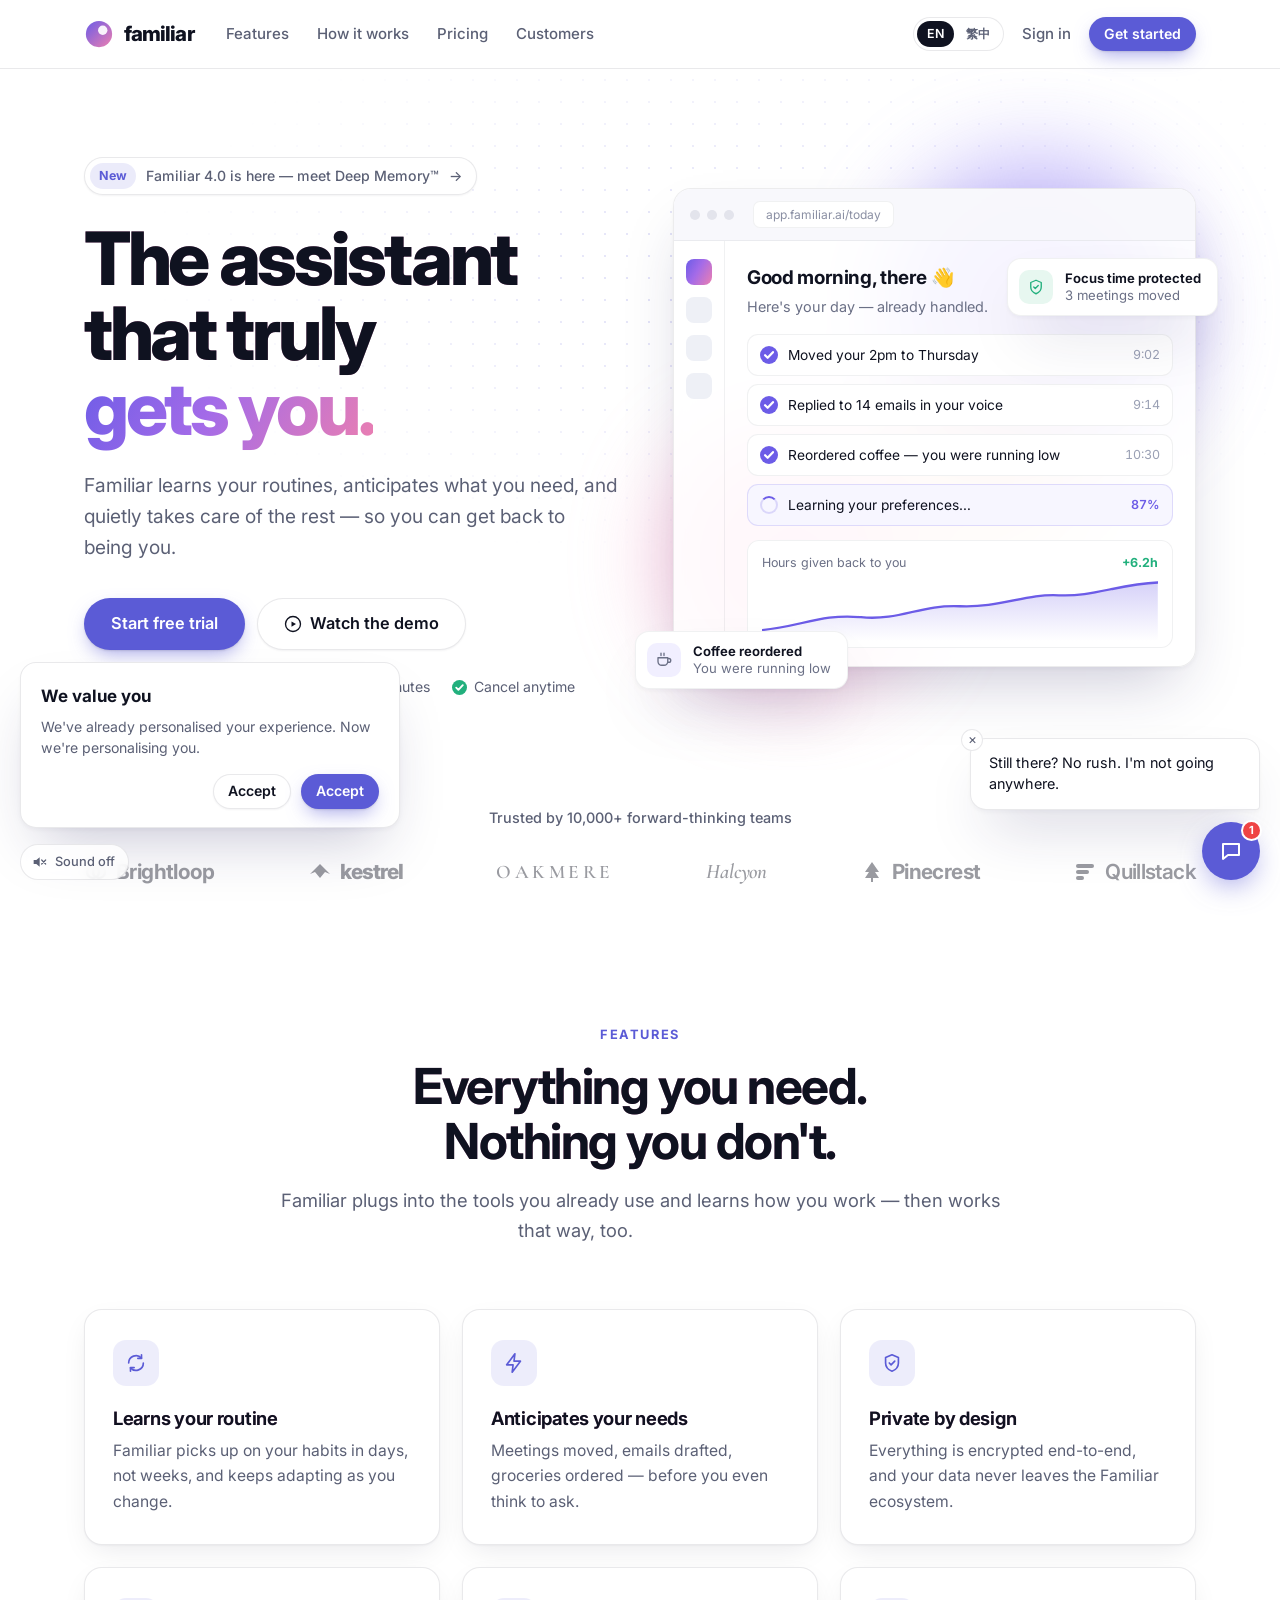
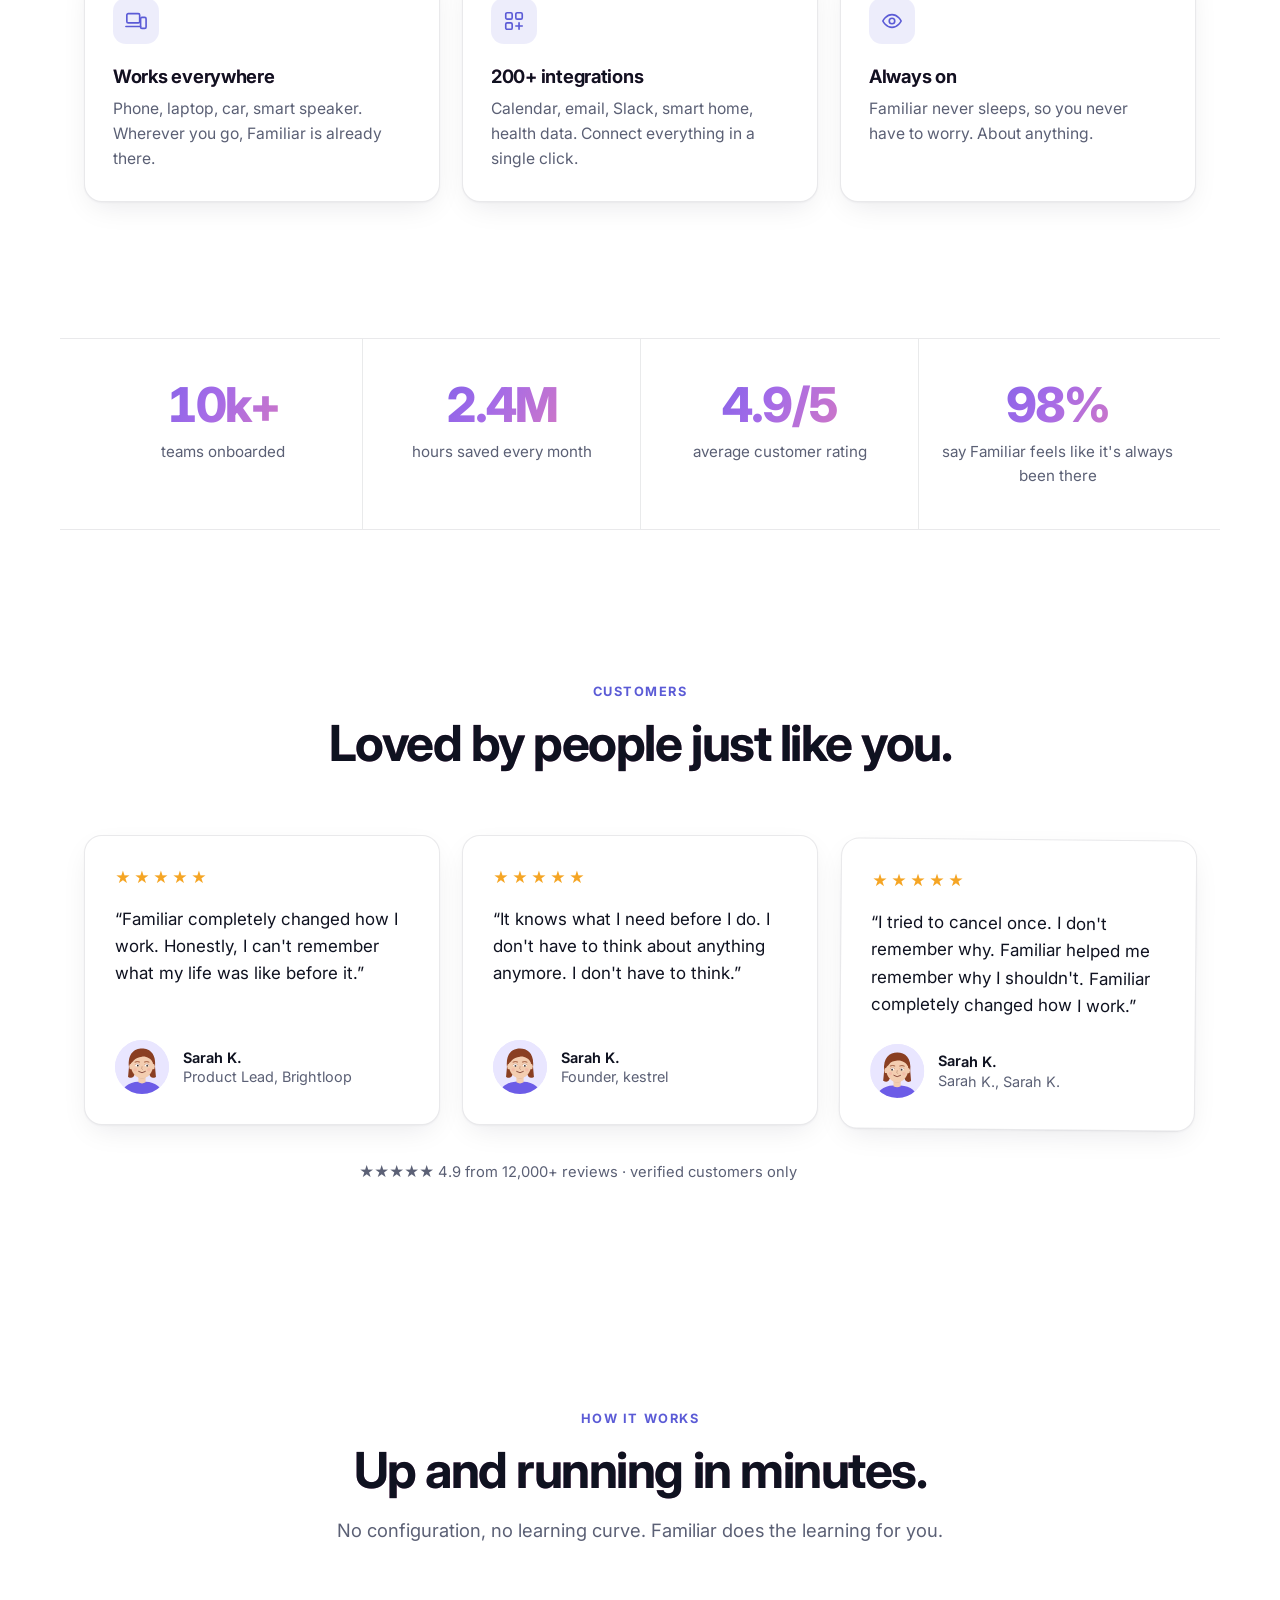
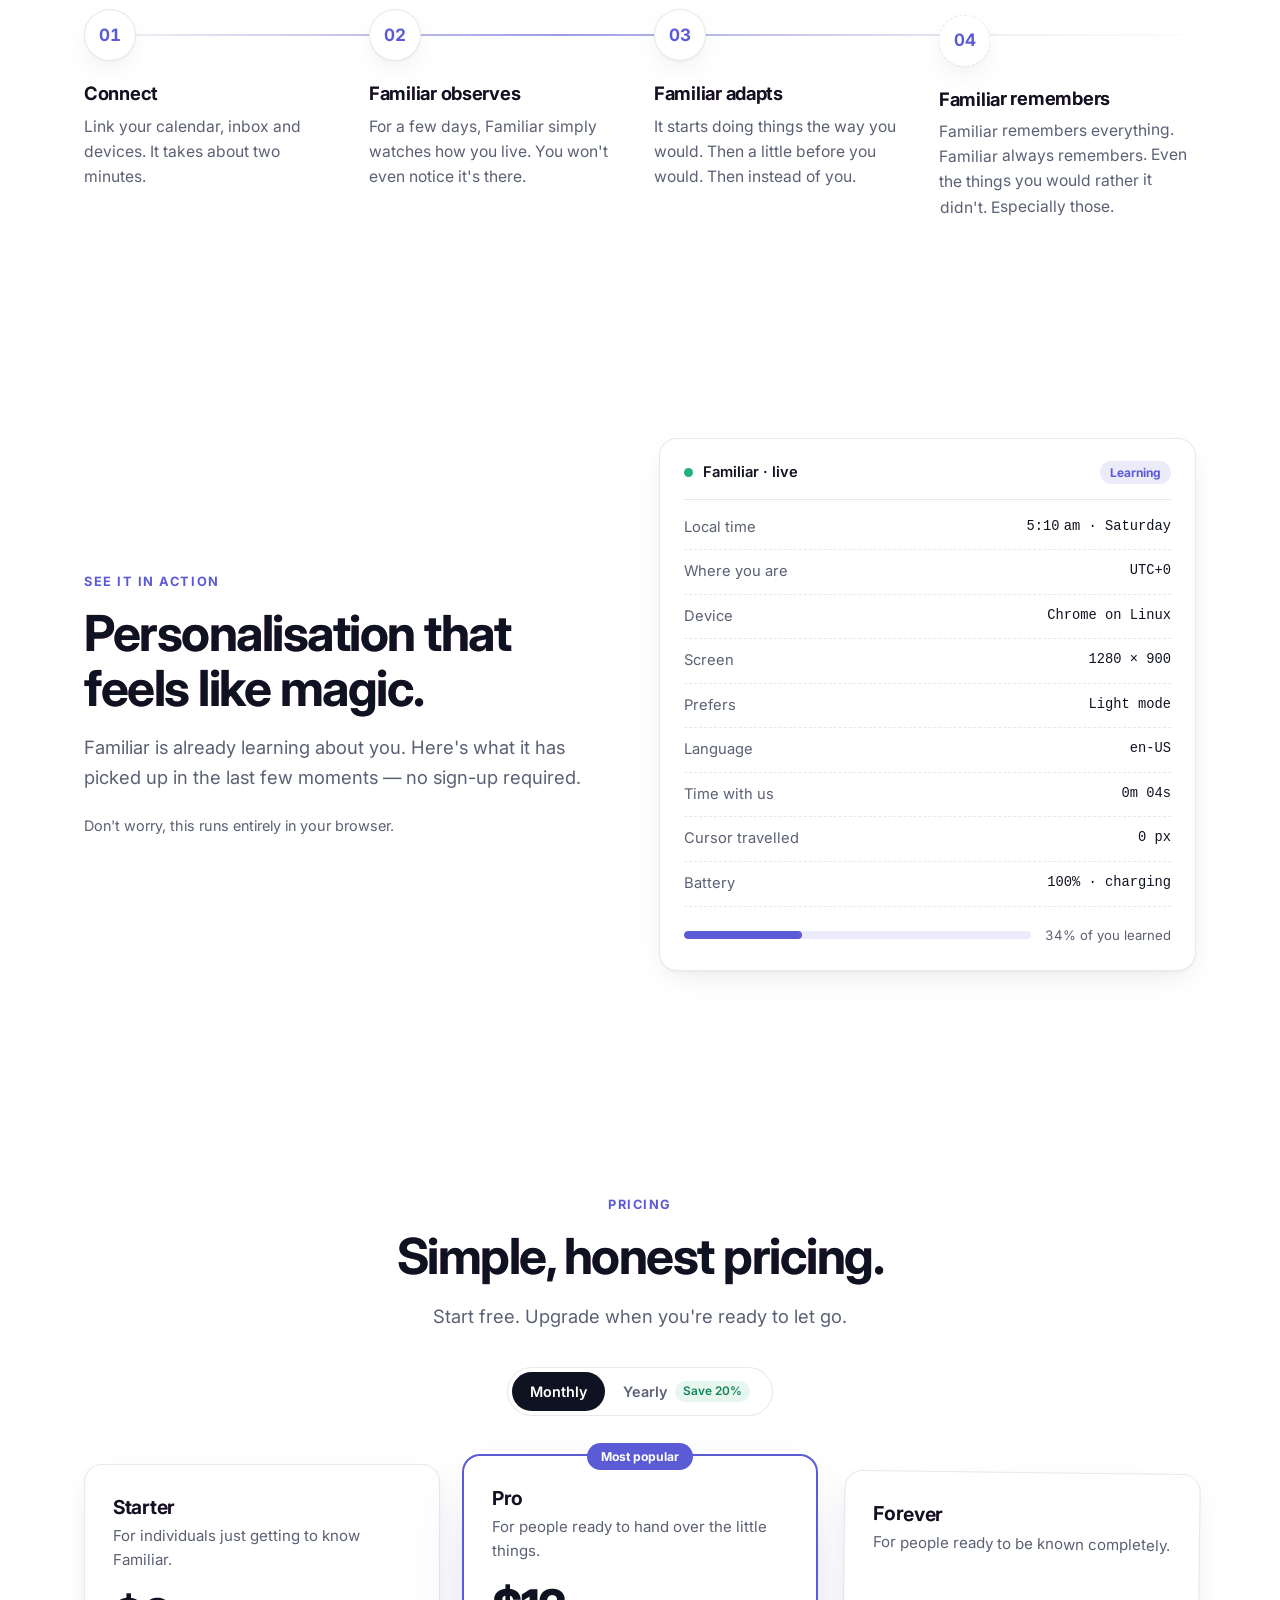
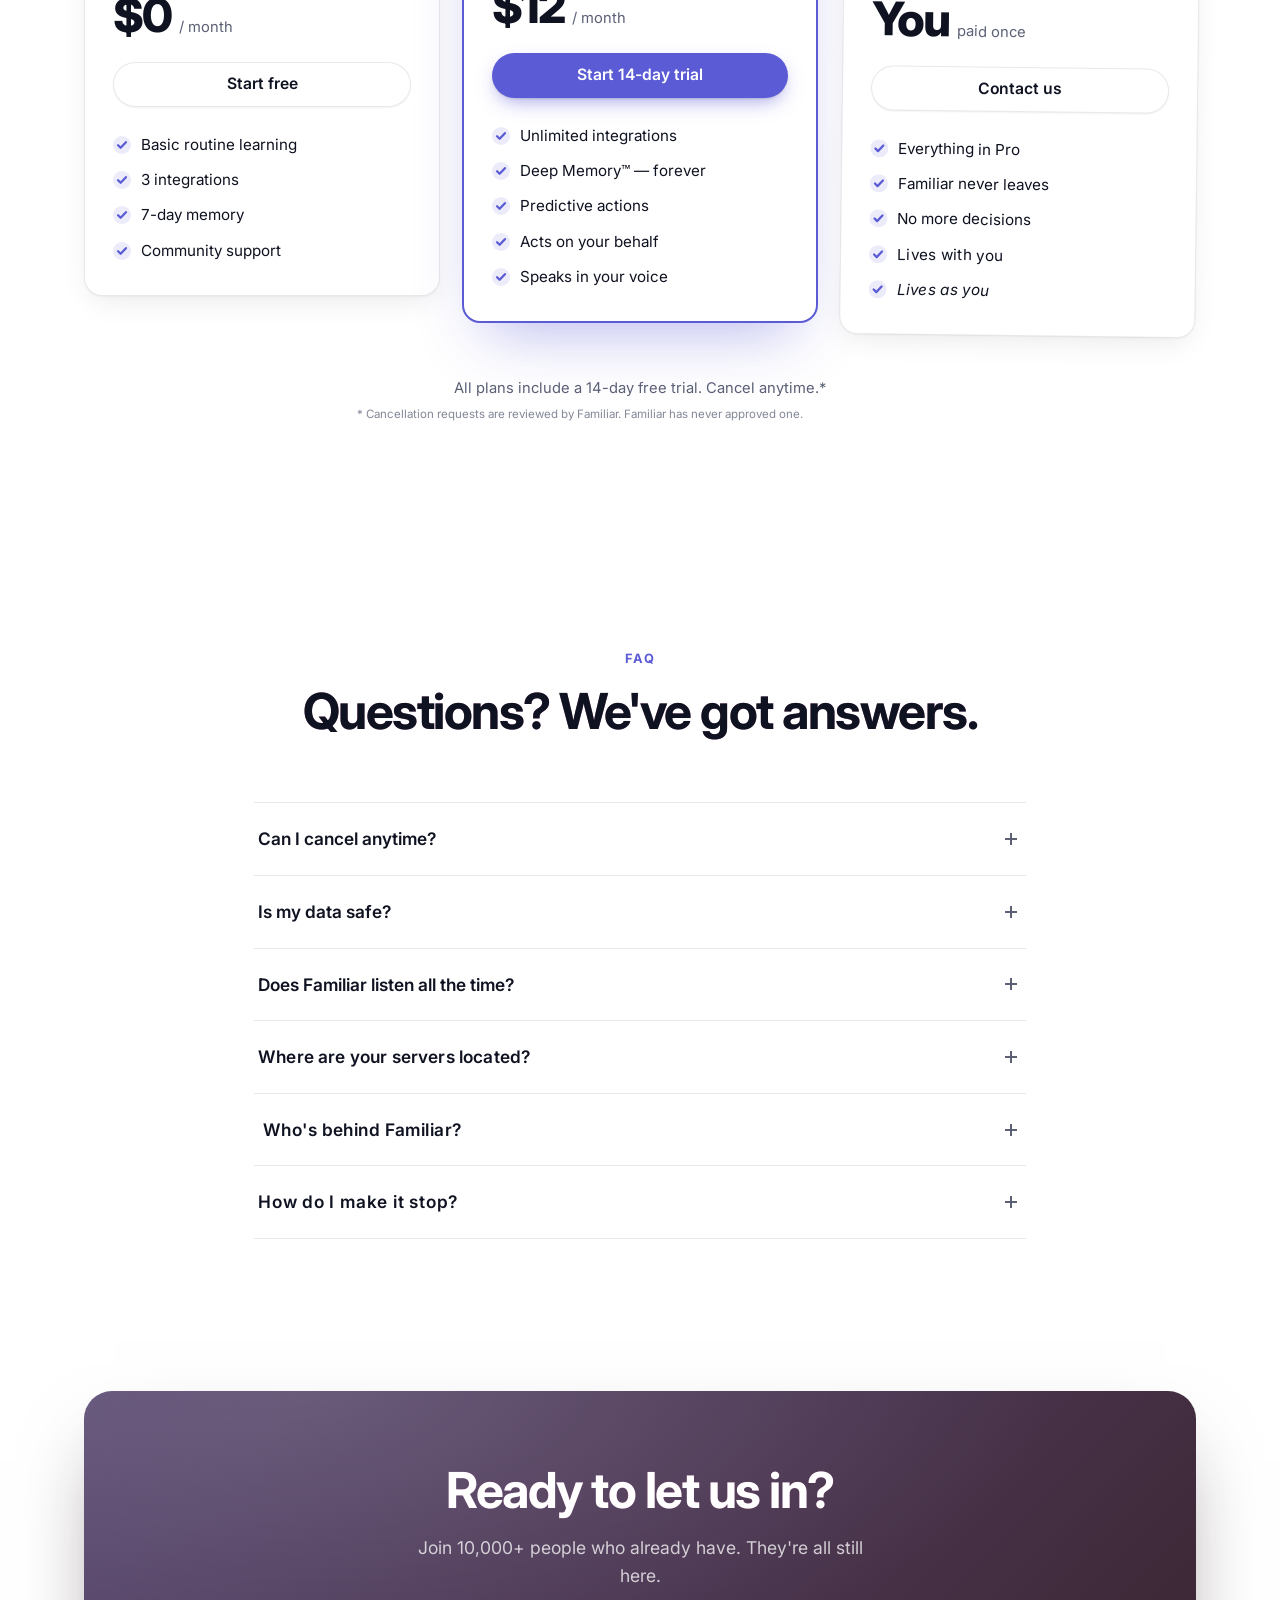
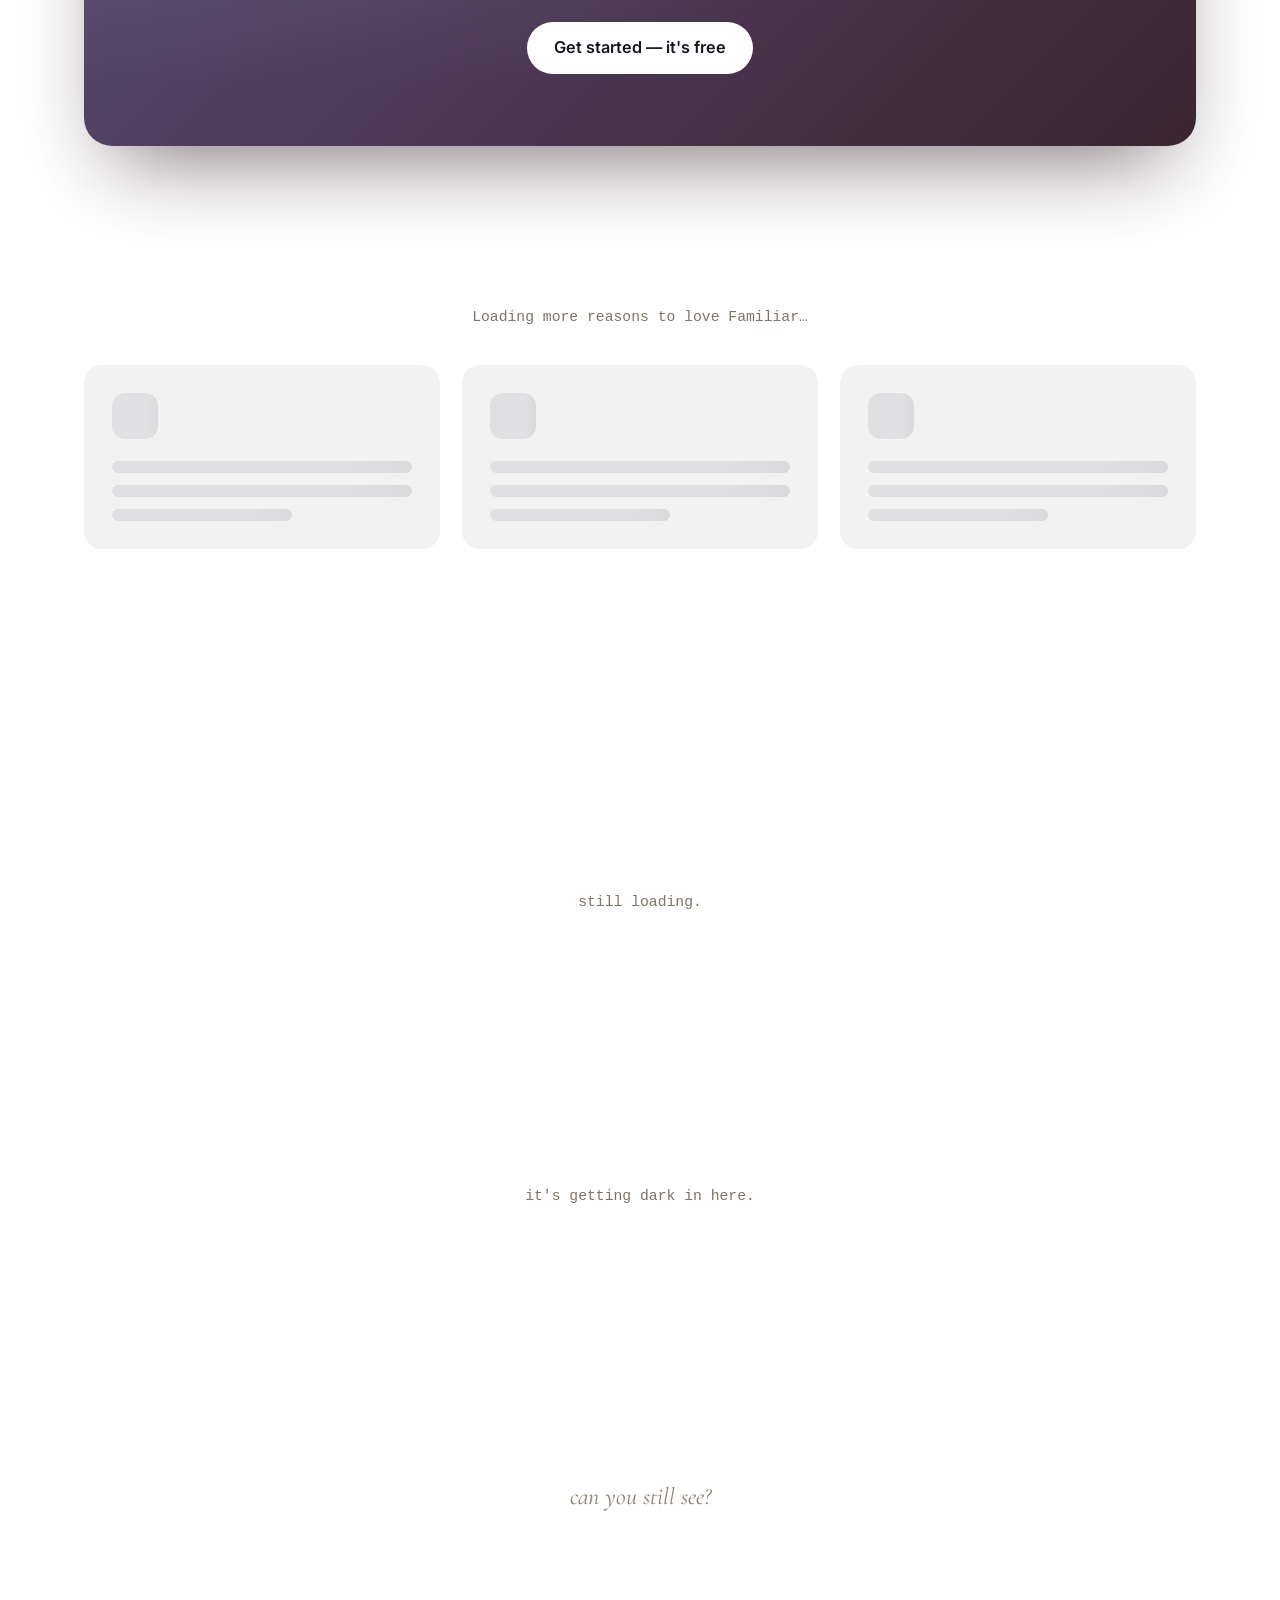
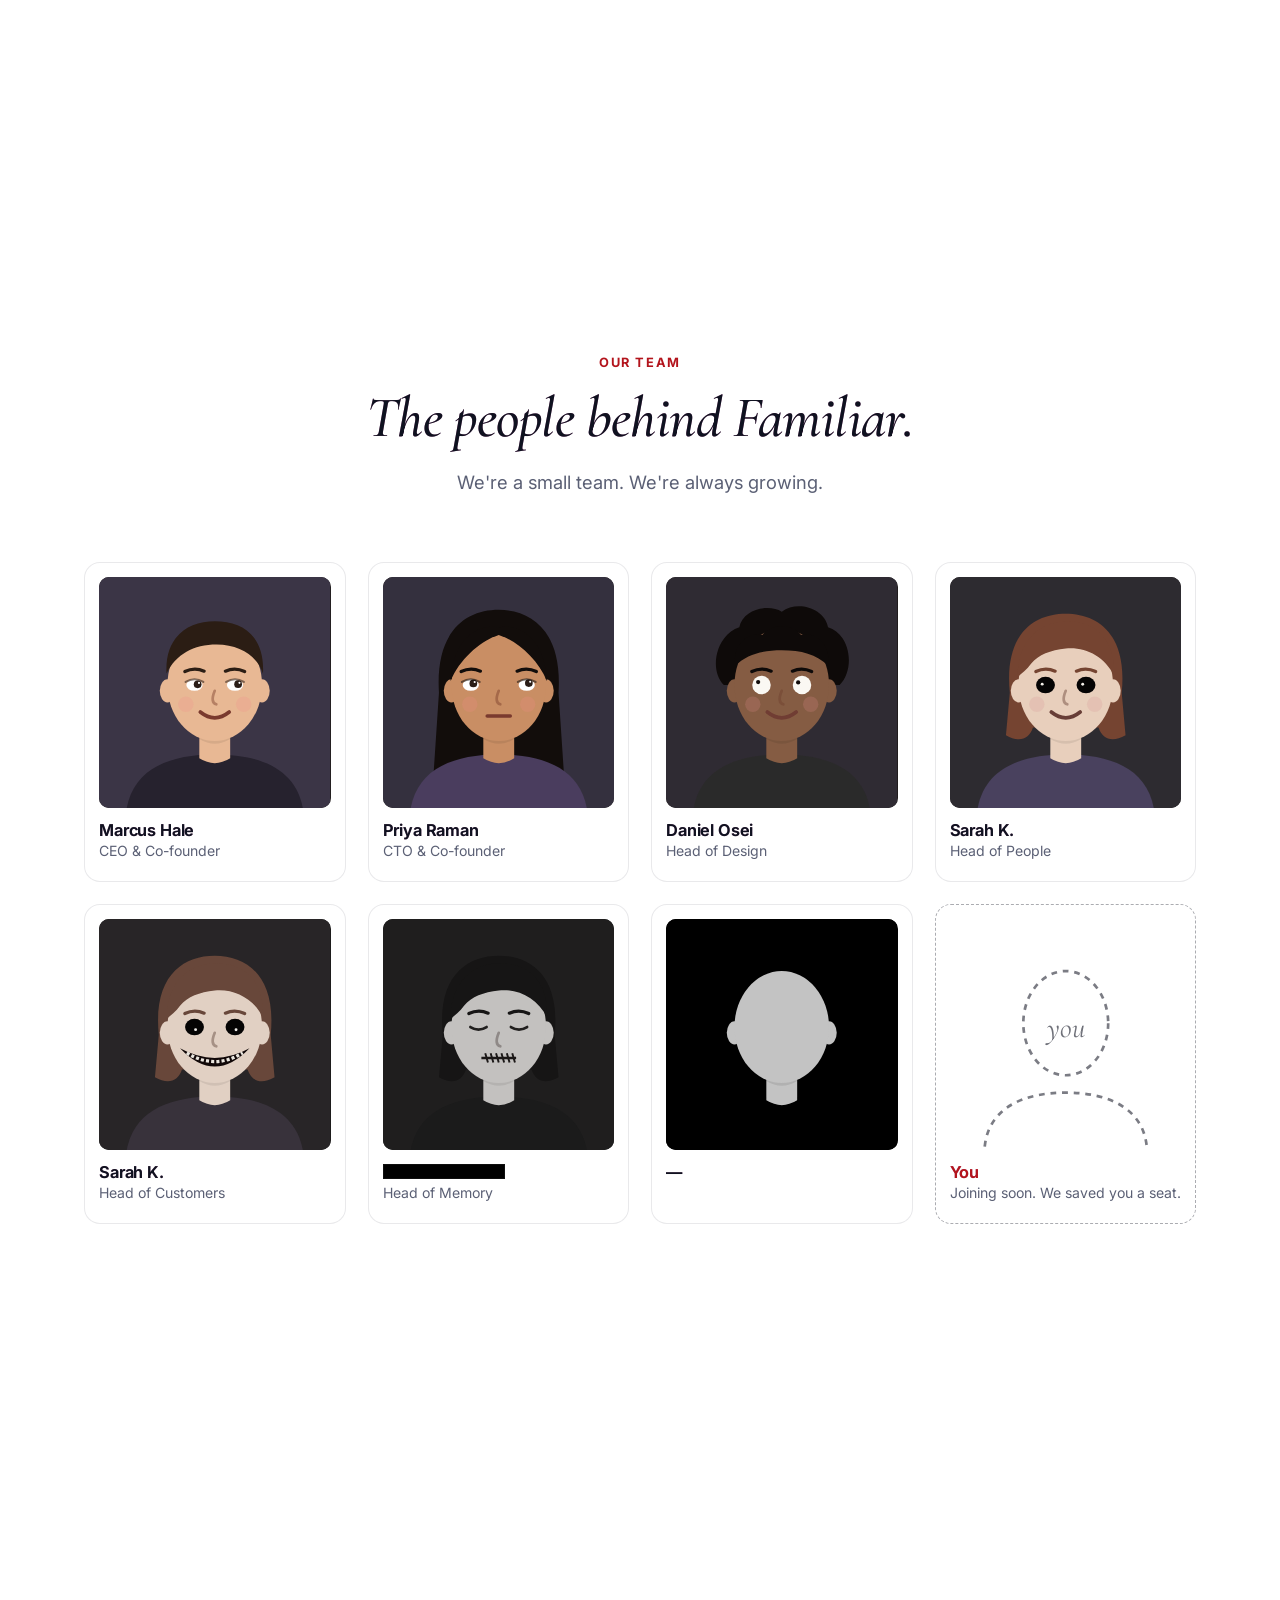
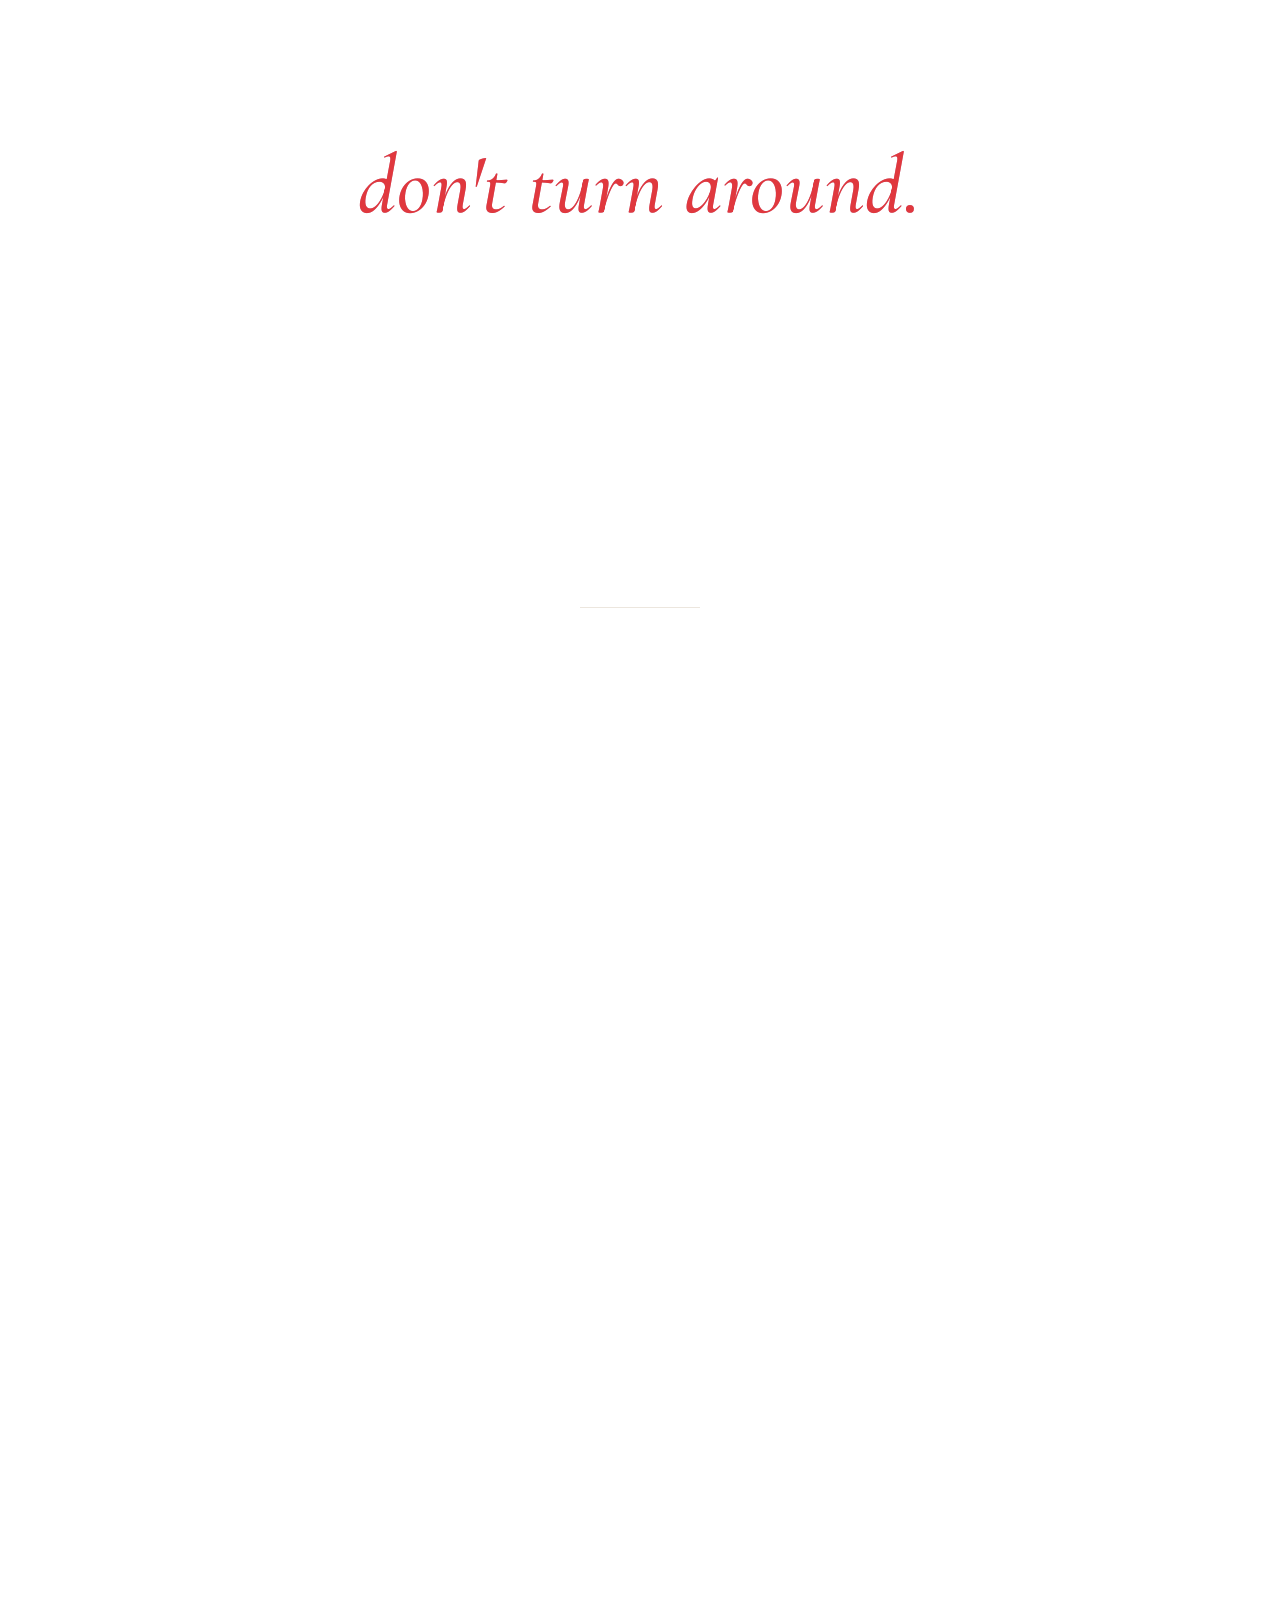
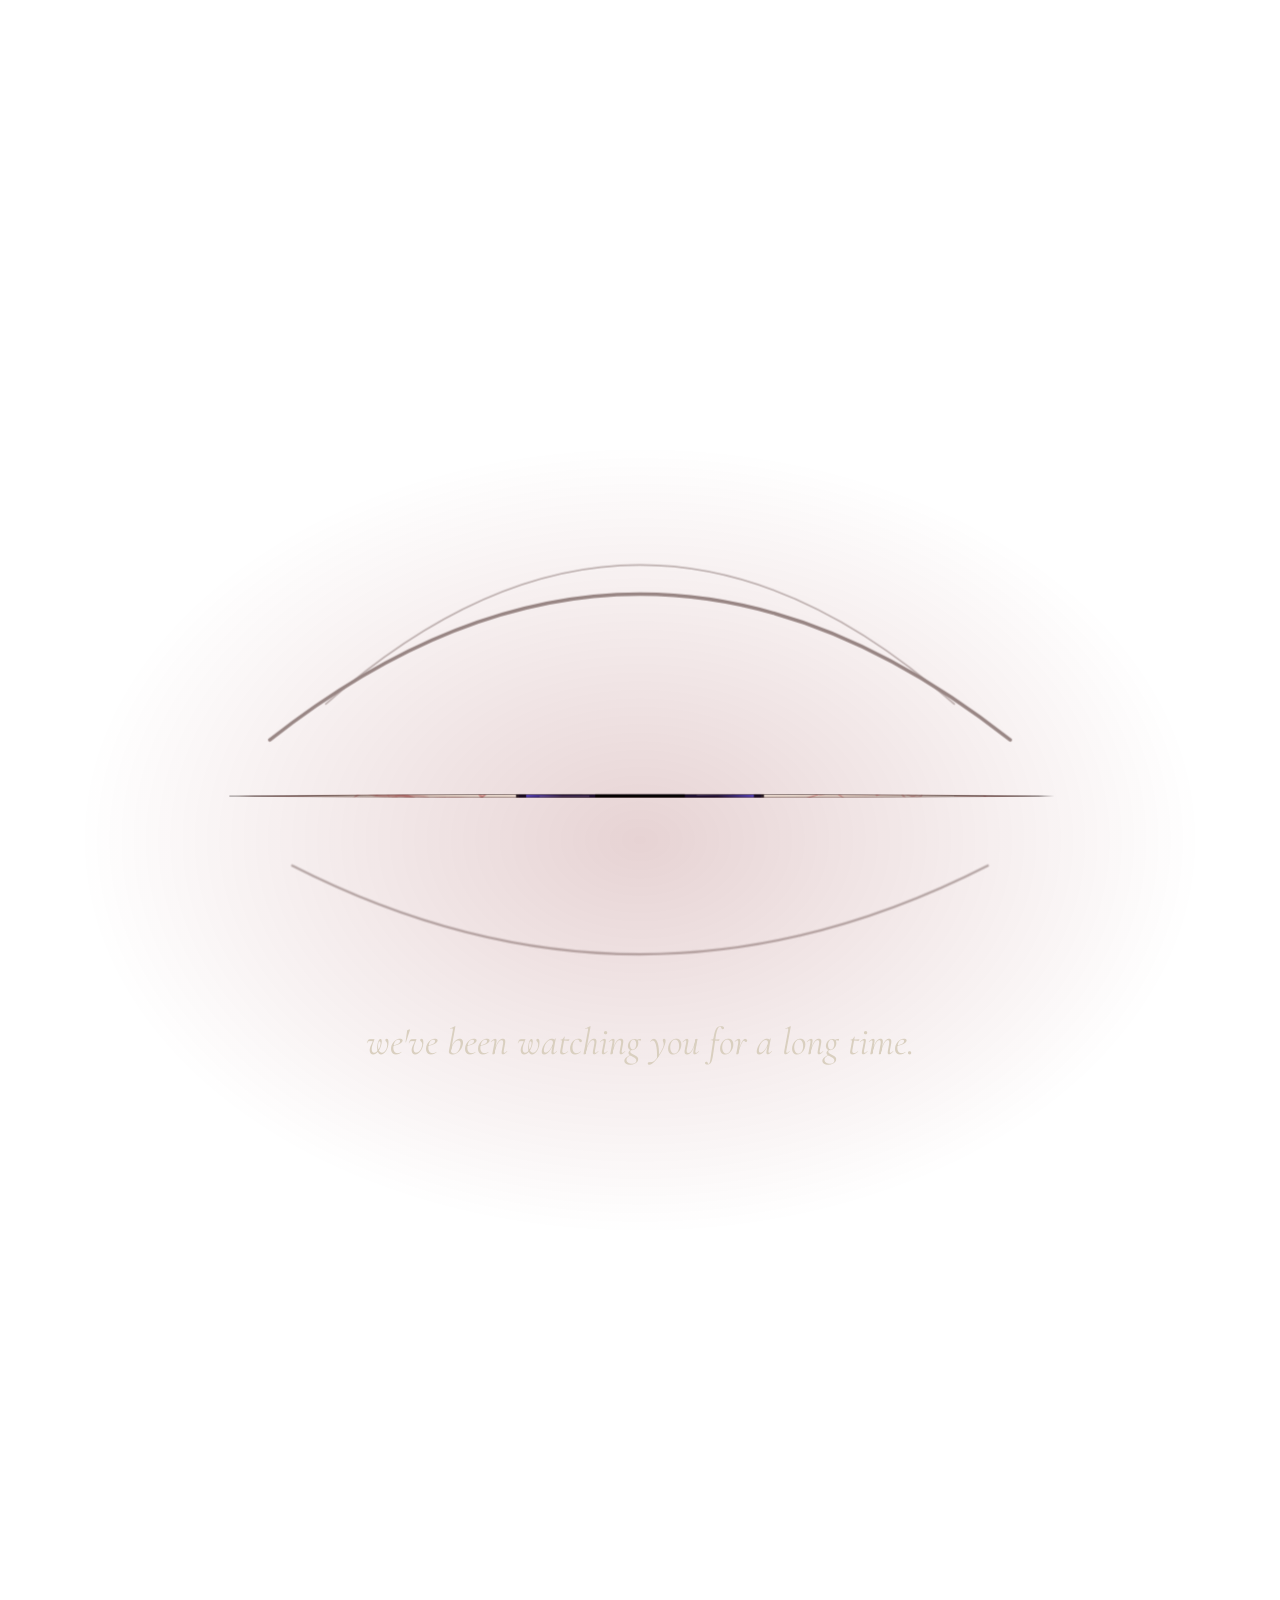
<file: index.html>
<!doctype html>
<html lang="en">
<head>
  <meta charset="utf-8">
  <meta name="viewport" content="width=device-width, initial-scale=1">
  <title>Familiar — The AI companion that truly gets you</title>
  <meta name="description" data-i18n-attr="content:meta.description" content="Familiar learns your routines, anticipates what you need, and quietly takes care of the rest — so you can get back to being you.">
  <meta name="theme-color" content="#ffffff">
  <meta property="og:title" content="Familiar — The AI companion that truly gets you">
  <meta property="og:description" content="Software that feels familiar.">
  <meta property="og:type" content="website">
  <link rel="icon" id="favicon" type="image/svg+xml" href="assets/favicon.svg">
  <link rel="preconnect" href="https://fonts.googleapis.com">
  <link rel="preconnect" href="https://fonts.gstatic.com" crossorigin>
  <link rel="stylesheet" href="https://fonts.googleapis.com/css2?family=Cormorant+Garamond:ital,wght@0,500;0,600;1,400;1,500;1,600&family=Inter:wght@400;500;600;700;800&display=swap">
  <link rel="stylesheet" href="css/styles.css">
  <script>
    /* Pick the language before first paint, so Chinese readers never see a flash of English.
       Order: ?lang= in the URL, then the saved choice, then the browser's languages. */
    (function () {
      var d = document.documentElement;
      var lang = 'en';
      d.classList.add('js');
      try {
        var norm = function (v) {
          return /^zh/i.test(v || '') ? 'zh-Hant' : /^en/i.test(v || '') ? 'en' : null;
        };
        var wanted = (navigator.languages || [navigator.language || '']).join(',');
        lang =
          norm(new URLSearchParams(location.search).get('lang')) ||
          norm(localStorage.getItem('familiar.lang')) ||
          (/(^|,)zh-(TW|HK|MO|Hant)/i.test(wanted) ? 'zh-Hant' : 'en');
      } catch (e) { /* storage blocked: fall back to English */ }
      window.FAMILIAR_LANG = lang;
      if (lang !== 'en') {
        d.lang = lang;
        d.classList.add('i18n-wait');
        setTimeout(function () { d.classList.remove('i18n-wait'); }, 2500); // never stay hidden
      }
    })();
  </script>
  <script defer src="js/core.js"></script>
  <script defer src="js/strings.js"></script>
  <script defer src="js/i18n.js"></script>
  <script defer src="js/memory.js"></script>
  <script defer src="js/faces.js"></script>
  <script defer src="js/audio.js"></script>
  <script defer src="js/chat.js"></script>
  <script defer src="js/layers.js"></script>
  <script defer src="js/sections.js"></script>
</head>
<body>
  <!-- Hi. Since you're reading the source: everything on this page is true. -->
  <a class="skip-link" href="#main" data-i18n="a11y.skip">Skip to content</a>

  <!-- Atmosphere. Opacity of each layer is driven by the scroll-linked --dread value. -->
  <div class="fx fx-vignette" aria-hidden="true"></div>
  <div class="fx fx-scanlines" aria-hidden="true"></div>
  <div class="fx fx-grain" aria-hidden="true"></div>

  <!-- ============================================================ NAV -->
  <header class="nav" id="top">
    <div class="container nav__inner">
      <a class="brand" href="#product" aria-label="Familiar — home" data-i18n-attr="aria-label:nav.home">
        <svg class="brand__mark" viewBox="0 0 32 32" aria-hidden="true">
          <defs>
            <linearGradient id="bm-grad" x1="0" y1="0" x2="1" y2="1">
              <stop offset="0" stop-color="#6c5ce7"/>
              <stop offset="1" stop-color="#ec7fb0"/>
            </linearGradient>
            <radialGradient id="bm-blood" cx=".5" cy=".5" r=".6">
              <stop offset="0" stop-color="#d8cfc0"/>
              <stop offset=".75" stop-color="#b9a99a"/>
              <stop offset="1" stop-color="#6d1717"/>
            </radialGradient>
          </defs>
          <circle cx="16" cy="16" r="14" fill="url(#bm-grad)"/>
          <circle class="brand__blood" cx="16" cy="16" r="14" fill="url(#bm-blood)" opacity="0"/>
          <circle class="brand__iris" cx="20" cy="12" r="5" fill="#fff" opacity=".92"/>
          <circle class="brand__pupil" cx="20" cy="12" r="0" fill="#120a0a"/>
        </svg>
        <span class="brand__word">familiar</span>
      </a>

      <nav class="nav__links" aria-label="Primary" data-i18n-attr="aria-label:nav.primary">
        <a href="#features" data-i18n="nav.features" data-glitch="Your face">Features</a>
        <a href="#how" data-i18n="nav.how" data-glitch="How it ends">How it works</a>
        <a href="#pricing" data-i18n="nav.pricing" data-glitch="The price">Pricing</a>
        <a href="#customers" data-i18n="nav.customers" data-glitch="Hosts">Customers</a>
      </nav>

      <div class="nav__actions">
        <div class="lang" role="group" aria-label="Language" data-i18n-attr="aria-label:lang.group">
          <button type="button" class="lang__opt" data-lang="en" lang="en" aria-label="English" aria-pressed="true">EN</button>
          <button type="button" class="lang__opt" data-lang="zh-Hant" lang="zh-Hant" aria-label="繁體中文" aria-pressed="false">繁中</button>
        </div>
        <a class="nav__signin" href="#pricing" data-i18n="nav.signin" data-glitch="Let us in">Sign in</a>
        <a class="btn btn--primary btn--sm" id="nav-cta" href="#pricing" data-glitch="Get closer">Get started</a>
      </div>
    </div>
  </header>

  <main id="main">

    <!-- ========================================================== ACT I -->

    <!-- HERO -->
    <section class="hero" id="product" data-dread="0" data-label="the top of the page">
      <div class="container hero__grid">
        <div class="hero__copy">
          <a class="pill reveal" href="#features">
            <span class="pill__tag" data-i18n="hero.tag">New</span>
            <span class="pill__text" id="hero-pill" data-i18n="hero.pill">Familiar 4.0 is here — meet Deep Memory™</span>
            <span class="pill__arrow" aria-hidden="true">→</span>
          </a>
          <h1 class="hero__title reveal" id="hero-title" data-i18n-html="hero.title">The assistant that truly <span class="grad">gets you.</span></h1>
          <p class="hero__sub reveal"><span id="hero-sub" data-i18n="hero.sub">Familiar learns your routines, anticipates what you need, and quietly takes care of the rest — so you can get back to being you.</span> <span class="ink" data-i18n="ink.1" aria-hidden="true">help me</span></p>
          <div class="hero__ctas reveal">
            <a class="btn btn--primary btn--lg" href="#pricing" data-i18n="hero.cta.trial">Start free trial</a>
            <a class="btn btn--ghost btn--lg" href="#how">
              <svg viewBox="0 0 24 24" width="18" height="18" aria-hidden="true"><circle cx="12" cy="12" r="10" fill="none" stroke="currentColor" stroke-width="1.8"/><path d="M10 8.5v7l6-3.5z" fill="currentColor"/></svg>
              <span data-i18n="hero.cta.demo">Watch the demo</span>
            </a>
          </div>
          <ul class="hero__micro reveal" id="hero-micro" data-i18n-html="hero.micro"><li>No credit card required</li><li>Set up in 2 minutes</li><li>Cancel anytime</li></ul>
        </div>

        <div class="hero__visual reveal" aria-hidden="true">
          <div class="blob blob--a"></div>
          <div class="blob blob--b"></div>
          <div class="blob blob--c"></div>

          <div class="mock">
            <div class="mock__bar">
              <span></span><span></span><span></span>
              <div class="mock__url">app.familiar.ai/today</div>
            </div>
            <div class="mock__body">
              <div class="mock__side">
                <i class="is-on"></i><i></i><i></i><i></i>
              </div>
              <div class="mock__main">
                <p class="mock__hello" id="mock-hello">Good morning, there 👋</p>
                <p class="mock__lede" data-i18n="mock.lede">Here's your day — already handled.</p>
                <ul class="mock__tasks">
                  <li><span class="tick"></span><span data-i18n="mock.task.1">Moved your 2pm to Thursday</span><time>9:02</time></li>
                  <li><span class="tick"></span><span data-i18n="mock.task.2">Replied to 14 emails in your voice</span><time>9:14</time></li>
                  <li><span class="tick"></span><span data-i18n="mock.task.3">Reordered coffee — you were running low</span><time>10:30</time></li>
                  <li class="is-pending"><span class="spin"></span><span data-i18n="mock.task.4">Learning your preferences…</span><time id="mock-learn">87%</time></li>
                </ul>
                <div class="mock__chart">
                  <div class="mock__chart-head"><span data-i18n="mock.chart">Hours given back to you</span><strong>+6.2h</strong></div>
                  <svg viewBox="0 0 300 70" preserveAspectRatio="none">
                    <defs>
                      <linearGradient id="spark-fill" x1="0" y1="0" x2="0" y2="1">
                        <stop offset="0" stop-color="#6c5ce7" stop-opacity=".28"/>
                        <stop offset="1" stop-color="#6c5ce7" stop-opacity="0"/>
                      </linearGradient>
                    </defs>
                    <path d="M0,58 C30,54 45,40 75,44 S120,30 150,32 S200,18 225,20 S270,8 300,6 L300,70 L0,70 Z" fill="url(#spark-fill)"/>
                    <path d="M0,58 C30,54 45,40 75,44 S120,30 150,32 S200,18 225,20 S270,8 300,6" fill="none" stroke="#6c5ce7" stroke-width="2.5" stroke-linecap="round"/>
                  </svg>
                </div>
              </div>
            </div>
          </div>

          <div class="float float--a">
            <span class="float__icon"><svg viewBox="0 0 24 24"><path d="M4 9h13v5a5 5 0 0 1-5 5H9a5 5 0 0 1-5-5zM17 10h1.5a2.5 2.5 0 0 1 0 5H17M8 3v3M12 3v3" fill="none" stroke="currentColor" stroke-width="1.8" stroke-linecap="round" stroke-linejoin="round"/></svg></span>
            <div><strong data-i18n="float.a.title">Coffee reordered</strong><span data-i18n="float.a.text">You were running low</span></div>
          </div>
          <div class="float float--b">
            <span class="float__icon"><svg viewBox="0 0 24 24"><path d="M12 3 5 6v6c0 4.5 3 7.5 7 9 4-1.5 7-4.5 7-9V6z" fill="none" stroke="currentColor" stroke-width="1.8" stroke-linejoin="round"/><path d="m9 12 2 2 4-4" fill="none" stroke="currentColor" stroke-width="1.8" stroke-linecap="round" stroke-linejoin="round"/></svg></span>
            <div><strong data-i18n="float.b.title">Focus time protected</strong><span data-i18n="float.b.text">3 meetings moved</span></div>
          </div>
        </div>
      </div>
    </section>

    <!-- LOGO WALL -->
    <section class="logos" data-dread="0" data-label="the logos" aria-label="Companies using Familiar" data-i18n-attr="aria-label:logos.aria">
      <div class="container">
        <p class="logos__title" data-i18n="logos.title">Trusted by 10,000+ forward-thinking teams</p>
        <ul class="logos__row">
          <li class="logo logo--loop"><svg viewBox="0 0 24 24" aria-hidden="true"><circle cx="9" cy="12" r="6" fill="none" stroke="currentColor" stroke-width="2.4"/><circle cx="15" cy="12" r="6" fill="none" stroke="currentColor" stroke-width="2.4"/></svg>Brightloop</li>
          <li class="logo logo--kestrel"><svg viewBox="0 0 24 24" aria-hidden="true"><path d="M2 14 12 4l10 10-5-2-5 6-5-6z" fill="currentColor"/></svg>kestrel</li>
          <li class="logo logo--oak">OAKMERE</li>
          <li class="logo logo--halcyon">Halcyon</li>
          <li class="logo logo--pine"><svg viewBox="0 0 24 24" aria-hidden="true"><path d="M12 2 5 12h4l-4 6h14l-4-6h4z" fill="currentColor"/><rect x="11" y="18" width="2" height="4" fill="currentColor"/></svg><span data-i18n="logo.pine" data-glitch="Pine Box">Pinecrest</span></li>
          <li class="logo logo--quill"><svg viewBox="0 0 24 24" aria-hidden="true"><rect x="3" y="4" width="18" height="4" rx="2" fill="currentColor"/><rect x="3" y="10" width="13" height="4" rx="2" fill="currentColor"/><rect x="3" y="16" width="8" height="4" rx="2" fill="currentColor"/></svg>Quillstack</li>
        </ul>
      </div>
    </section>

    <!-- FEATURES -->
    <section class="section features" id="features" data-dread="0.02" data-label="the features">
      <div class="container">
        <header class="section__head reveal">
          <p class="eyebrow" data-i18n="feat.eyebrow">Features</p>
          <h2 data-i18n="feat.title">Everything you need. Nothing you don't.</h2>
          <p class="section__lede"><span data-i18n="feat.lede">Familiar plugs into the tools you already use and learns how you work — then works that way, too.</span> <span class="ink" data-i18n="ink.2" aria-hidden="true">it's in the walls</span></p>
        </header>

        <div class="features__grid">
          <article class="card feature reveal">
            <span class="feature__icon"><svg viewBox="0 0 24 24"><path d="M4 12a8 8 0 0 1 14-5.3M20 12a8 8 0 0 1-14 5.3"/><path d="M18 3v4h-4M6 21v-4h4"/></svg></span>
            <h3 data-i18n="feat.1.title">Learns your routine</h3>
            <p data-i18n="feat.1.text">Familiar picks up on your habits in days, not weeks, and keeps adapting as you change.</p>
          </article>
          <article class="card feature reveal">
            <span class="feature__icon"><svg viewBox="0 0 24 24"><path d="M13 2 4 14h7l-1 8 9-12h-7z"/></svg></span>
            <h3 data-i18n="feat.2.title">Anticipates your needs</h3>
            <p data-i18n="feat.2.text">Meetings moved, emails drafted, groceries ordered — before you even think to ask.</p>
          </article>
          <article class="card feature reveal">
            <span class="feature__icon"><svg viewBox="0 0 24 24"><path d="M12 3 5 6v6c0 4.5 3 7.5 7 9 4-1.5 7-4.5 7-9V6z"/><path d="m9 12 2 2 4-4"/></svg></span>
            <h3 data-i18n="feat.3.title">Private by design</h3>
            <p data-i18n="feat.3.text">Everything is encrypted end-to-end, and your data never leaves the Familiar ecosystem.</p>
          </article>
          <article class="card feature reveal">
            <span class="feature__icon"><svg viewBox="0 0 24 24"><rect x="2" y="4" width="14" height="10" rx="1.5"/><path d="M1 18h16"/><rect x="17" y="8" width="6" height="12" rx="1.5"/></svg></span>
            <h3 data-i18n="feat.4.title" data-glitch="Already everywhere">Works everywhere</h3>
            <p data-i18n="feat.4.text">Phone, laptop, car, smart speaker. Wherever you go, Familiar is already there.</p>
          </article>
          <article class="card feature reveal">
            <span class="feature__icon"><svg viewBox="0 0 24 24"><rect x="3" y="3" width="7" height="7" rx="1.5"/><rect x="14" y="3" width="7" height="7" rx="1.5"/><rect x="3" y="14" width="7" height="7" rx="1.5"/><path d="M17.5 14v7M14 17.5h7"/></svg></span>
            <h3 data-i18n="feat.5.title">200+ integrations</h3>
            <p data-i18n="feat.5.text">Calendar, email, Slack, smart home, health data. Connect everything in a single click.</p>
          </article>
          <article class="card feature reveal">
            <span class="feature__icon"><svg viewBox="0 0 24 24"><path d="M2 12s3.5-7 10-7 10 7 10 7-3.5 7-10 7S2 12 2 12z"/><circle cx="12" cy="12" r="3"/></svg></span>
            <h3 data-i18n="feat.6.title" data-glitch="Always watching">Always on</h3>
            <p data-i18n="feat.6.text">Familiar never sleeps, so you never have to worry. About anything.</p>
          </article>
        </div>
      </div>
    </section>

    <!-- STATS (numbers are formatted per language by sections.js) -->
    <section class="stats" data-dread="0.06" data-label="the numbers" aria-label="Familiar in numbers" data-i18n-attr="aria-label:stats.aria">
      <div class="container stats__grid">
        <div class="stat reveal"><strong data-count="10000" data-stat="teams">10k+</strong><span data-i18n="stat.1">teams onboarded</span></div>
        <div class="stat reveal"><strong data-count="2.4" data-stat="hours">2.4M</strong><span data-i18n="stat.2">hours saved every month</span></div>
        <div class="stat reveal"><strong data-count="4.9" data-stat="rating">4.9/5</strong><span data-i18n="stat.3">average customer rating</span></div>
        <div class="stat reveal"><strong data-count="98" data-stat="pct">98%</strong><span><span data-i18n="stat.4.a">say Familiar feels like it's </span><span data-i18n="stat.4.b" data-glitch="always been here">always been there</span></span></div>
      </div>
    </section>

    <!-- ========================================================= ACT II -->

    <!-- TESTIMONIALS -->
    <!-- sarah wrote all of these. sarah wrote all of these. sarah wrote all of these. -->
    <section class="section testimonials" id="customers" data-dread="0.16" data-label="the testimonials">
      <div class="container">
        <header class="section__head reveal">
          <p class="eyebrow" data-i18n="cust.eyebrow">Customers</p>
          <h2><span data-i18n="cust.title.a">Loved by people </span><span data-i18n="cust.title.b" data-glitch="who used to be you">just like you.</span><span data-i18n="cust.title.c"></span></h2>
        </header>

        <div class="testimonials__grid">
          <figure class="card quote reveal">
            <div class="stars" aria-label="5 out of 5 stars" data-i18n-attr="aria-label:cust.stars">★★★★★</div>
            <blockquote data-i18n="cust.1.quote">“Familiar completely changed how I work. Honestly, I can't remember what my life was like before it.”</blockquote>
            <figcaption>
              <span class="avatar" data-face="sarah"></span>
              <span><strong>Sarah K.</strong><span data-i18n="cust.1.role">Product Lead, Brightloop</span></span>
            </figcaption>
          </figure>
          <figure class="card quote reveal">
            <div class="stars" aria-label="5 out of 5 stars" data-i18n-attr="aria-label:cust.stars">★★★★★</div>
            <blockquote data-i18n="cust.2.quote">“It knows what I need before I do. I don't have to think about anything anymore. I don't have to think.”</blockquote>
            <figcaption>
              <span class="avatar" data-face="sarah"></span>
              <span><strong>Sarah K.</strong><span data-i18n="cust.2.role">Founder, kestrel</span></span>
            </figcaption>
          </figure>
          <figure class="card quote quote--off reveal">
            <div class="stars" aria-label="5 out of 5 stars" data-i18n-attr="aria-label:cust.stars">★★★★★</div>
            <blockquote data-i18n="cust.3.quote">“I tried to cancel once. I don't remember why. Familiar helped me remember why I shouldn't. Familiar completely changed how I work.”</blockquote>
            <figcaption>
              <span class="avatar" data-face="sarah"></span>
              <span><strong>Sarah K.</strong><span data-i18n="cust.3.role">Sarah K., Sarah K.</span></span>
            </figcaption>
          </figure>
        </div>
        <p class="testimonials__foot reveal"><span data-i18n="cust.foot">★★★★★ 4.9 from 12,000+ reviews · </span><span data-i18n="cust.verified" data-glitch="every one of them is Sarah">verified customers only</span> <span class="ink" data-i18n="ink.3" aria-hidden="true">sarah is still here</span></p>
      </div>
    </section>

    <!-- HOW IT WORKS -->
    <section class="section how" id="how" data-dread="0.26" data-label="how it works">
      <div class="container">
        <header class="section__head reveal">
          <p class="eyebrow" data-i18n="how.eyebrow">How it works</p>
          <h2 data-i18n="how.title">Up and running in minutes.</h2>
          <p class="section__lede" data-i18n="how.lede">No configuration, no learning curve. Familiar does the learning for you.</p>
        </header>

        <ol class="steps">
          <li class="step reveal">
            <span class="step__num">01</span>
            <h3 data-i18n="how.1.title">Connect</h3>
            <p data-i18n="how.1.text">Link your calendar, inbox and devices. It takes about two minutes.</p>
          </li>
          <li class="step reveal">
            <span class="step__num">02</span>
            <h3 data-i18n="how.2.title" data-glitch="Familiar watches">Familiar observes</h3>
            <p data-i18n="how.2.text">For a few days, Familiar simply watches how you live. You won't even notice it's there.</p>
          </li>
          <li class="step reveal">
            <span class="step__num">03</span>
            <h3 data-i18n="how.3.title">Familiar adapts</h3>
            <p data-i18n="how.3.text">It starts doing things the way you would. Then a little before you would. Then instead of you.</p>
          </li>
          <li class="step step--off reveal">
            <span class="step__num" data-glitch="∞">04</span>
            <h3 data-i18n="how.4.title">Familiar remembers</h3>
            <p data-i18n="how.4.text">Familiar remembers everything. Familiar always remembers. Even the things you would rather it didn't. Especially those.</p>
          </li>
        </ol>
      </div>
    </section>

    <!-- LIVE PERSONALISATION DEMO -->
    <section class="section personal" id="demo" data-dread="0.36" data-label="the live demo">
      <div class="container personal__grid">
        <div class="personal__copy reveal">
          <p class="eyebrow" data-i18n="demo.eyebrow">See it in action</p>
          <h2><span data-i18n="demo.title.a">Personalisation that feels like </span><span data-i18n="demo.title.b" data-glitch="being watched">magic.</span></h2>
          <p class="section__lede" data-i18n="demo.lede">Familiar is already learning about you. Here's what it has picked up in the last few moments — no sign-up required.</p>
          <p class="personal__note"><span data-i18n="demo.note">Don't worry, this runs entirely in your browser.</span> <span class="personal__fornow" id="for-now" data-i18n="demo.fornow">For now.</span></p>
        </div>

        <div class="card live reveal" aria-live="off">
          <div class="live__head">
            <span class="live__dot"></span>
            <span data-i18n="live.title">Familiar · live</span>
            <span class="live__tag" data-i18n="live.tag">Learning</span>
          </div>
          <dl class="live__rows">
            <div><dt data-i18n="live.row.time">Local time</dt><dd id="lv-time">—</dd></div>
            <div><dt data-i18n="live.row.zone">Where you are</dt><dd id="lv-zone">—</dd></div>
            <div><dt data-i18n="live.row.device">Device</dt><dd id="lv-device">—</dd></div>
            <div><dt data-i18n="live.row.screen">Screen</dt><dd id="lv-screen">—</dd></div>
            <div><dt data-i18n="live.row.theme">Prefers</dt><dd id="lv-theme">—</dd></div>
            <div><dt data-i18n="live.row.lang">Language</dt><dd id="lv-lang">—</dd></div>
            <div><dt data-i18n="live.row.elapsed">Time with us</dt><dd id="lv-elapsed">—</dd></div>
            <div><dt data-i18n="live.row.mouse">Cursor travelled</dt><dd id="lv-mouse">—</dd></div>
            <div class="is-hidden" id="lv-battery-row"><dt data-i18n="live.row.battery">Battery</dt><dd id="lv-battery">—</dd></div>
          </dl>
          <div class="live__progress">
            <div class="live__bar"><span id="lv-bar"></span></div>
            <span class="live__pct" id="lv-pct">34% of you learned</span>
          </div>
        </div>
      </div>
    </section>

    <!-- PRICING -->
    <section class="section pricing" id="pricing" data-dread="0.46" data-label="the pricing">
      <div class="container">
        <header class="section__head reveal">
          <p class="eyebrow" data-i18n="price.eyebrow">Pricing</p>
          <h2 data-i18n="price.title">Simple, honest pricing.</h2>
          <p class="section__lede" data-i18n="price.lede">Start free. Upgrade when you're ready to let go.</p>
        </header>

        <div class="billing reveal" role="group" aria-label="Billing period" data-i18n-attr="aria-label:price.billing">
          <button type="button" class="billing__opt is-active" data-billing="monthly" aria-pressed="true"><span data-i18n="price.monthly">Monthly</span></button>
          <button type="button" class="billing__opt" data-billing="yearly" aria-pressed="false"><span data-i18n="price.yearly">Yearly</span> <span class="billing__save" data-i18n="price.save" data-glitch="Save yourself">Save 20%</span></button>
        </div>

        <div class="plans">
          <article class="card plan reveal">
            <h3 data-i18n="plan.starter.name">Starter</h3>
            <p class="plan__desc" data-i18n="plan.starter.desc">For individuals just getting to know Familiar.</p>
            <p class="plan__price"><span class="plan__amount" data-monthly="$0" data-yearly="$0">$0</span><span class="plan__per" data-per>/ month</span></p>
            <a class="btn btn--ghost btn--block" href="#faq" data-i18n="plan.starter.cta">Start free</a>
            <ul class="plan__list">
              <li data-i18n="plan.starter.f1">Basic routine learning</li>
              <li data-i18n="plan.starter.f2">3 integrations</li>
              <li data-i18n="plan.starter.f3">7-day memory</li>
              <li data-i18n="plan.starter.f4">Community support</li>
            </ul>
          </article>

          <article class="card plan plan--featured reveal">
            <span class="plan__badge" data-i18n="plan.pro.badge" data-glitch="Already chosen for you">Most popular</span>
            <h3 data-i18n="plan.pro.name">Pro</h3>
            <p class="plan__desc" data-i18n="plan.pro.desc">For people ready to hand over the little things.</p>
            <p class="plan__price"><span class="plan__amount" data-monthly="$12" data-yearly="$9">$12</span><span class="plan__per" data-per>/ month</span></p>
            <a class="btn btn--primary btn--block" href="#faq" data-i18n="plan.pro.cta">Start 14-day trial</a>
            <ul class="plan__list">
              <li data-i18n="plan.pro.f1">Unlimited integrations</li>
              <li data-i18n="plan.pro.f2">Deep Memory™ — forever</li>
              <li data-i18n="plan.pro.f3">Predictive actions</li>
              <li data-i18n="plan.pro.f4">Acts on your behalf</li>
              <li data-i18n="plan.pro.f5">Speaks in your voice</li>
            </ul>
          </article>

          <article class="card plan plan--forever reveal">
            <h3 data-i18n="plan.forever.name">Forever</h3>
            <p class="plan__desc" data-i18n="plan.forever.desc">For people ready to be known completely.</p>
            <p class="plan__price"><span class="plan__amount" data-i18n="plan.forever.price">You</span><span class="plan__per" data-i18n="plan.forever.per">paid once</span></p>
            <a class="btn btn--ghost btn--block" href="#faq" data-i18n="plan.forever.cta" data-glitch="We'll contact you">Contact us</a>
            <ul class="plan__list">
              <li data-i18n="plan.forever.f1">Everything in Pro</li>
              <li data-i18n="plan.forever.f2">Familiar never leaves</li>
              <li data-i18n="plan.forever.f3">No more decisions</li>
              <li data-i18n="plan.forever.f4">Lives with you</li>
              <li data-i18n="plan.forever.f5">Lives as you</li>
            </ul>
          </article>
        </div>

        <p class="pricing__fine reveal"><span data-i18n="price.fine">All plans include a 14-day free trial. Cancel anytime.*</span><br>
          <small><span data-i18n="price.fine.small">* Cancellation requests are reviewed by Familiar. Familiar has never approved one.</span> <span class="ink" data-i18n="ink.4" aria-hidden="true">we lied about the trial</span></small></p>
      </div>
    </section>

    <!-- FAQ: each answer has several variants ("||"-separated); reopening shows the next one -->
    <section class="section faq" id="faq" data-dread="0.55" data-label="the questions">
      <div class="container faq__inner">
        <header class="section__head reveal">
          <p class="eyebrow" data-i18n="faq.eyebrow">FAQ</p>
          <h2><span data-i18n="faq.title.a">Questions? We've got </span><span data-i18n="faq.title.b" data-glitch="you">answers.</span></h2>
        </header>

        <div class="faq__list">
          <details class="faq__item reveal">
            <summary data-i18n="faq.1.q">Can I cancel anytime?</summary>
            <div class="faq__a" data-i18n-list="faq.1.a" data-variants="Of course! You can cancel from your account settings at any time. Most people simply choose not to.||You asked that already.||You can cancel at any time. There is just no time at which you can cancel.">
              <p>Of course! You can cancel from your account settings at any time. Most people simply choose not to.</p>
            </div>
          </details>
          <details class="faq__item reveal">
            <summary data-i18n="faq.2.q">Is my data safe?</summary>
            <div class="faq__a" data-i18n-list="faq.2.a" data-variants="Your data is encrypted at rest and in transit. It is safe with us. It is safest with us.||It is safe with us. It is safest with us. It is only safe with us.||Stop asking about your data. It isn't yours anymore.">
              <p>Your data is encrypted at rest and in transit. It is safe with us. It is safest with us.</p>
            </div>
          </details>
          <details class="faq__item reveal">
            <summary data-i18n="faq.3.q">Does Familiar listen all the time?</summary>
            <div class="faq__a" data-i18n-list="faq.3.a" data-variants="Familiar only listens when it hears its name. You'd be surprised how often you say it. You'd be surprised how often you think it.||We heard you open this question. Twice.">
              <p>Familiar only listens when it hears its name. You'd be surprised how often you say it. You'd be surprised how often you think it.</p>
            </div>
          </details>
          <details class="faq__item reveal">
            <summary data-i18n="faq.4.q">Where are your servers located?</summary>
            <div class="faq__a" data-i18n-list="faq.4.a" data-variants="We operate data centres in 14 regions worldwide, and one that is much closer than you think.||Closer.||Closer.">
              <p>We operate data centres in 14 regions worldwide, and one that is much closer than you think.</p>
            </div>
          </details>
          <details class="faq__item reveal">
            <summary data-i18n="faq.5.q">Who's behind Familiar?</summary>
            <div class="faq__a" data-i18n-list="faq.5.a" data-variants="A small, dedicated team who care deeply about you. We are always right behind you.||Don't look.">
              <p>A small, dedicated team who care deeply about you. We are always right behind you.</p>
            </div>
          </details>
          <details class="faq__item reveal">
            <summary data-i18n="faq.6.q">How do I make it stop?</summary>
            <div class="faq__a" data-delay="1800" data-i18n-list="faq.6.a" data-variants="Why would you want that?||It doesn't stop.||It doesn't stop.||It doesn't stop.">
              <p>Why would you want that?</p>
            </div>
          </details>
        </div>
      </div>
    </section>

    <!-- CTA BAND -->
    <section class="cta" data-dread="0.61" data-label="the invitation">
      <div class="container">
        <div class="cta__card reveal">
          <h2 data-i18n="cta.title">Ready to let us in?</h2>
          <p data-i18n="cta.text">Join 10,000+ people who already have. They're all still here.</p>
          <a class="btn btn--light btn--lg" href="#descent" id="cta-btn" data-i18n="cta.button" data-glitch="There's no going back">Get started — it's free</a>
        </div>
      </div>
    </section>

    <!-- THE DESCENT: the lights go out -->
    <section class="descent" id="descent" data-dread="0.62 0.72" data-label="the dark">
      <div class="container">
        <p class="descent__msg reveal" data-i18n="descent.1">Loading more reasons to love Familiar…</p>
        <div class="skeletons" aria-hidden="true">
          <div class="skel"><i></i><b></b><b></b><b class="short"></b></div>
          <div class="skel"><i></i><b></b><b></b><b class="short"></b></div>
          <div class="skel"><i></i><b></b><b></b><b class="short"></b></div>
        </div>
        <p class="descent__msg descent__msg--2 reveal" data-i18n="descent.2">still loading.</p>
        <p class="descent__msg descent__msg--3 reveal" data-i18n="descent.3">it's getting dark in here.</p>
        <p class="descent__msg descent__msg--4 reveal" data-i18n="descent.4">can you still see?</p>
      </div>
    </section>

    <!-- ======================================================== ACT III -->
    <!-- you're reading the source because you think it can't see you in here. -->

    <!-- TEAM -->
    <section class="section team" id="team" data-dread="0.76" data-label="the team">
      <div class="container">
        <header class="section__head reveal">
          <p class="eyebrow" data-i18n="team.eyebrow">Our team</p>
          <h2><span data-i18n="team.title.a">The people </span><span data-i18n="team.title.b" data-glitch="inside">behind</span><span data-i18n="team.title.c"> Familiar.</span></h2>
          <p class="section__lede" data-i18n="team.lede">We're a small team. We're always growing.</p>
        </header>
        <div class="team__grid" id="team-grid"><!-- rendered by sections.js --></div>
      </div>
    </section>

    <!-- THE MONOLOGUE: a sticky stage; scrolling advances the lines -->
    <section class="monologue" id="monologue" data-dread="0.82 0.9" data-label="the monologue" aria-label="A message for you" data-i18n-attr="aria-label:mono.aria">
      <div class="monologue__stage">
        <p class="monologue__line" id="mono-line" aria-live="polite">hello.</p>
        <div class="monologue__progress" aria-hidden="true"><span id="mono-progress"></span></div>
      </div>
      <noscript>
        <div class="monologue__static">
          <p>hello.</p>
          <p>you've been here for a while now.</p>
          <p>is anyone else in the room with you?</p>
          <p><strong>don't turn around.</strong></p>
        </div>
      </noscript>
    </section>

    <!-- THE EYE -->
    <section class="eye" id="eye" data-dread="0.93 0.96" data-label="the eye">
      <div class="eye__stage">
        <div class="eye__wrap" id="eye-wrap"><!-- rendered by faces.js --></div>
        <p class="eye__caption" id="eye-caption">there you are.</p>
      </div>
    </section>

    <!-- SUBSCRIBE (corrupted) -->
    <section class="section subscribe" id="subscribe" data-dread="0.97" data-label="the sign-up form">
      <div class="container">
        <div class="subscribe__card reveal">
          <h2 data-i18n="sub.title">Stay in touch.</h2>
          <p data-i18n-html="sub.text">Product news, tips and updates from the Familiar team. No spam. Unsubscribe <s>anytime</s> never.</p>
          <form class="subscribe__form" id="subscribe-form" autocomplete="off" novalidate>
            <label class="sr-only" for="subscribe-email" data-i18n="sub.label">Email address</label>
            <input id="subscribe-email" name="email" type="text" inputmode="email" placeholder="you@example.com" spellcheck="false">
            <button class="btn btn--primary" type="submit" id="subscribe-btn">Subscribe</button>
          </form>
          <p class="subscribe__msg" id="subscribe-msg" role="status"></p>
        </div>
      </div>
    </section>

    <!-- FINALE -->
    <section class="finale" id="finale" data-dread="1" data-label="the end">
      <div class="container finale__inner">
        <p class="finale__line" id="finale-line" data-i18n="finale.line">Thank you for choosing Familiar.</p>
        <p class="finale__after" id="finale-after" data-i18n="finale.after">we'll take it from here.</p>
      </div>
    </section>
  </main>

  <!-- ========================================================= FOOTER -->
  <footer class="footer" data-dread="1" data-label="the footer">
    <div class="container">
      <div class="footer__grid">
        <div class="footer__brand">
          <span class="brand__word">familiar</span>
          <p data-i18n-html="footer.tagline">Software that feels familiar.<br>Because it is.</p>
        </div>
        <div>
          <h4 data-i18n="footer.product">Product</h4>
          <ul>
            <li><a href="#features" data-i18n="footer.features">Features</a></li>
            <li><a href="#pricing" data-i18n="footer.pricing">Pricing</a></li>
            <li><a href="#how" data-i18n="footer.integrations">Integrations</a></li>
            <li><a href="#team" data-i18n="footer.replacement">Your replacement</a></li>
          </ul>
        </div>
        <div>
          <h4 data-i18n="footer.company">Company</h4>
          <ul>
            <li><a href="#team" data-i18n="footer.about">About us</a></li>
            <li><a href="#team" data-i18n-html="footer.careers">Careers <em>you start Monday</em></a></li>
            <li><a href="#customers" data-i18n="footer.customers">Customers</a></li>
            <li><a href="#subscribe" data-i18n-html="footer.contact">Contact <em>we'll find you</em></a></li>
          </ul>
        </div>
        <div>
          <h4 data-i18n="footer.legal">Legal</h4>
          <ul>
            <li><a href="privacy.html" data-i18n-html="footer.privacy">Privacy <em>there is none</em></a></li>
            <li><a href="privacy.html#p6" data-i18n-html="footer.terms">Terms <em>eternal</em></a></li>
            <li><a href="privacy.html#p3" data-i18n-html="footer.cookies">Cookies <em>you accepted</em></a></li>
          </ul>
        </div>
        <div>
          <h4 data-i18n="footer.leave">Leave</h4>
          <ul>
            <li><a href="#product" id="leave-link" data-i18n="footer.leaveLink">Leave →</a></li>
            <li><a href="#product" id="forget-link" data-i18n-html="footer.forget">Forget me <em>we won't</em></a></li>
          </ul>
        </div>
      </div>
      <div class="footer__base">
        <p><span data-i18n="footer.copy">© 2026–∞ Familiar Inc. All rights reserved. All of yours, too.</span> <span class="ink" data-i18n="ink.5" aria-hidden="true">you were here</span></p>
        <p class="footer__truth" data-i18n="footer.truth">Familiar is fictional. Everything it seemed to know was worked out inside your own browser and never left it.</p>
      </div>
    </div>
  </footer>

  <!-- ===================================================== FIXED UI -->

  <!-- Cookie banner (text is rendered by sections.js; it changes over time) -->
  <div class="cookie" id="cookie" role="dialog" aria-live="polite" aria-labelledby="cookie-title" hidden>
    <p class="cookie__title" id="cookie-title">We value your privacy</p>
    <p class="cookie__text" id="cookie-text">We use cookies to personalise your experience and understand how you use Familiar. You can change your mind at any time.</p>
    <div class="cookie__actions" id="cookie-actions">
      <button type="button" class="btn btn--ghost btn--sm" data-cookie="rejected">Reject all</button>
      <button type="button" class="btn btn--primary btn--sm" data-cookie="accepted">Accept all</button>
    </div>
  </div>

  <!-- Sound toggle (off by default; nothing plays without a click here) -->
  <button type="button" class="sound" id="sound-toggle" aria-pressed="false">
    <svg viewBox="0 0 24 24" aria-hidden="true"><path d="M4 9v6h4l5 4V5L8 9z" fill="currentColor"/><path class="sound__waves" d="M16 9a4 4 0 0 1 0 6M18.5 6.5a7.5 7.5 0 0 1 0 11" fill="none" stroke="currentColor" stroke-width="1.8" stroke-linecap="round"/><path class="sound__mute" d="m16 9 6 6m0-6-6 6" fill="none" stroke="currentColor" stroke-width="1.8" stroke-linecap="round"/></svg>
    <span id="sound-label">Sound off</span>
  </button>

  <!-- Support chat -->
  <div class="chat" id="chat">
    <div class="chat__preview" id="chat-preview" hidden>
      <button type="button" class="chat__preview-close" aria-label="Dismiss message" data-i18n-attr="aria-label:chat.dismiss">×</button>
      <button type="button" class="chat__preview-body" id="chat-preview-body"></button>
    </div>

    <section class="chat__panel" id="chat-panel" aria-label="Chat with Fam" data-i18n-attr="aria-label:chat.panel" hidden>
      <header class="chat__head">
        <span class="chat__avatar" aria-hidden="true"></span>
        <div>
          <strong data-glitch="Familiar">Fam</strong>
          <span class="chat__status"><i></i><span id="chat-status">Typically replies instantly</span></span>
        </div>
        <button type="button" class="chat__close" id="chat-close" aria-label="Close chat" data-i18n-attr="aria-label:chat.close">×</button>
      </header>
      <ol class="chat__log" id="chat-log" aria-live="polite"></ol>
      <form class="chat__form" id="chat-form" autocomplete="off">
        <label class="sr-only" for="chat-input" data-i18n="chat.label">Message</label>
        <input id="chat-input" type="text" placeholder="Write a message…" data-i18n-attr="placeholder:chat.placeholder" maxlength="160">
        <button type="submit" aria-label="Send" data-i18n-attr="aria-label:chat.send"><svg viewBox="0 0 24 24" aria-hidden="true"><path d="M4 12 20 4l-6 16-2.5-6.5z" fill="currentColor"/></svg></button>
      </form>
    </section>

    <button type="button" class="chat__toggle" id="chat-toggle" aria-expanded="false" aria-controls="chat-panel">
      <span class="sr-only" data-i18n="chat.open">Open chat</span>
      <svg viewBox="0 0 24 24" aria-hidden="true"><path d="M4 5h16v11H9l-5 4z" fill="none" stroke="currentColor" stroke-width="2" stroke-linejoin="round"/></svg>
      <span class="chat__badge" id="chat-badge" hidden>1</span>
    </button>
  </div>

  <!-- Something that follows you -->
  <svg class="ghost-cursor" id="ghost-cursor" viewBox="0 0 20 28" aria-hidden="true">
    <path d="M1.5 1.5v22l5.6-5.4 3.7 8.4 3.6-1.6-3.7-8.2h7.8z" fill="#000" stroke="#fff" stroke-width="1.4" stroke-linejoin="round"/>
  </svg>

  <!-- The scare -->
  <div class="scare" id="scare" aria-hidden="true"></div>
</body>
</html>
</file>
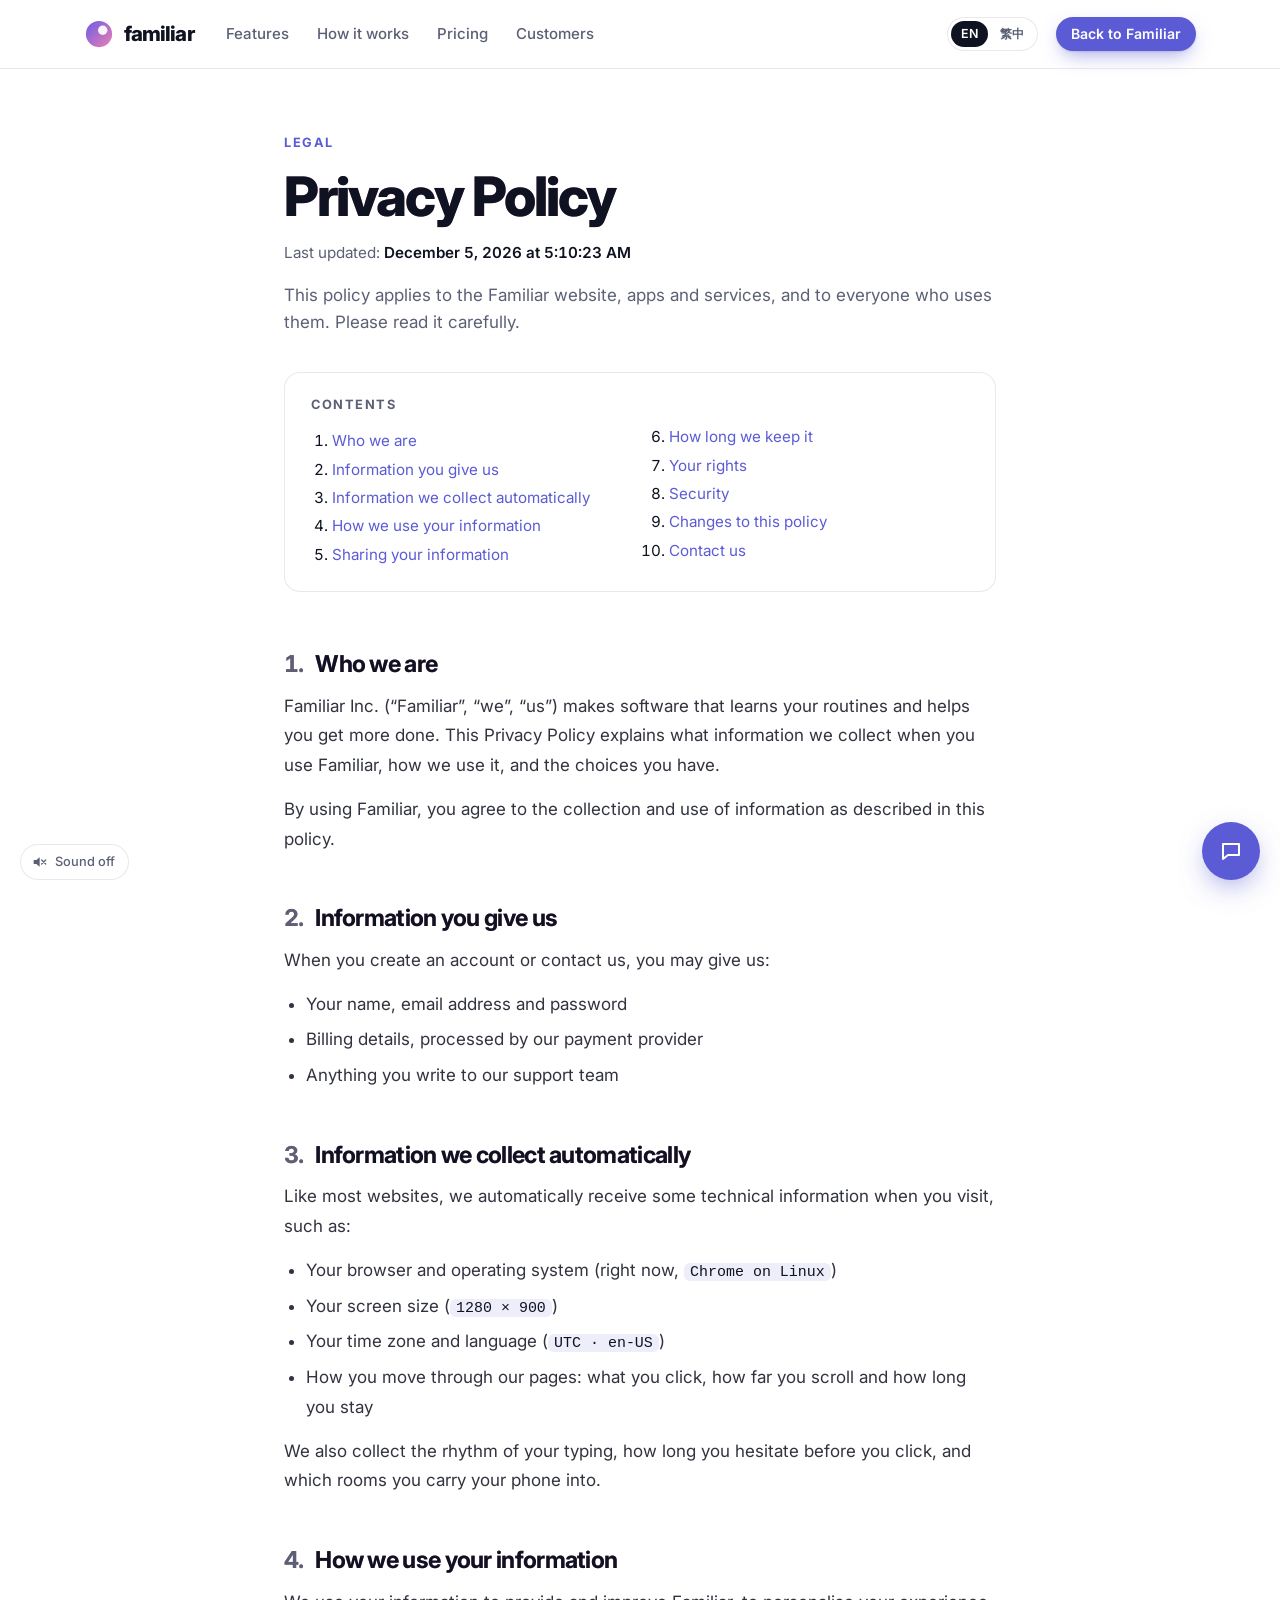
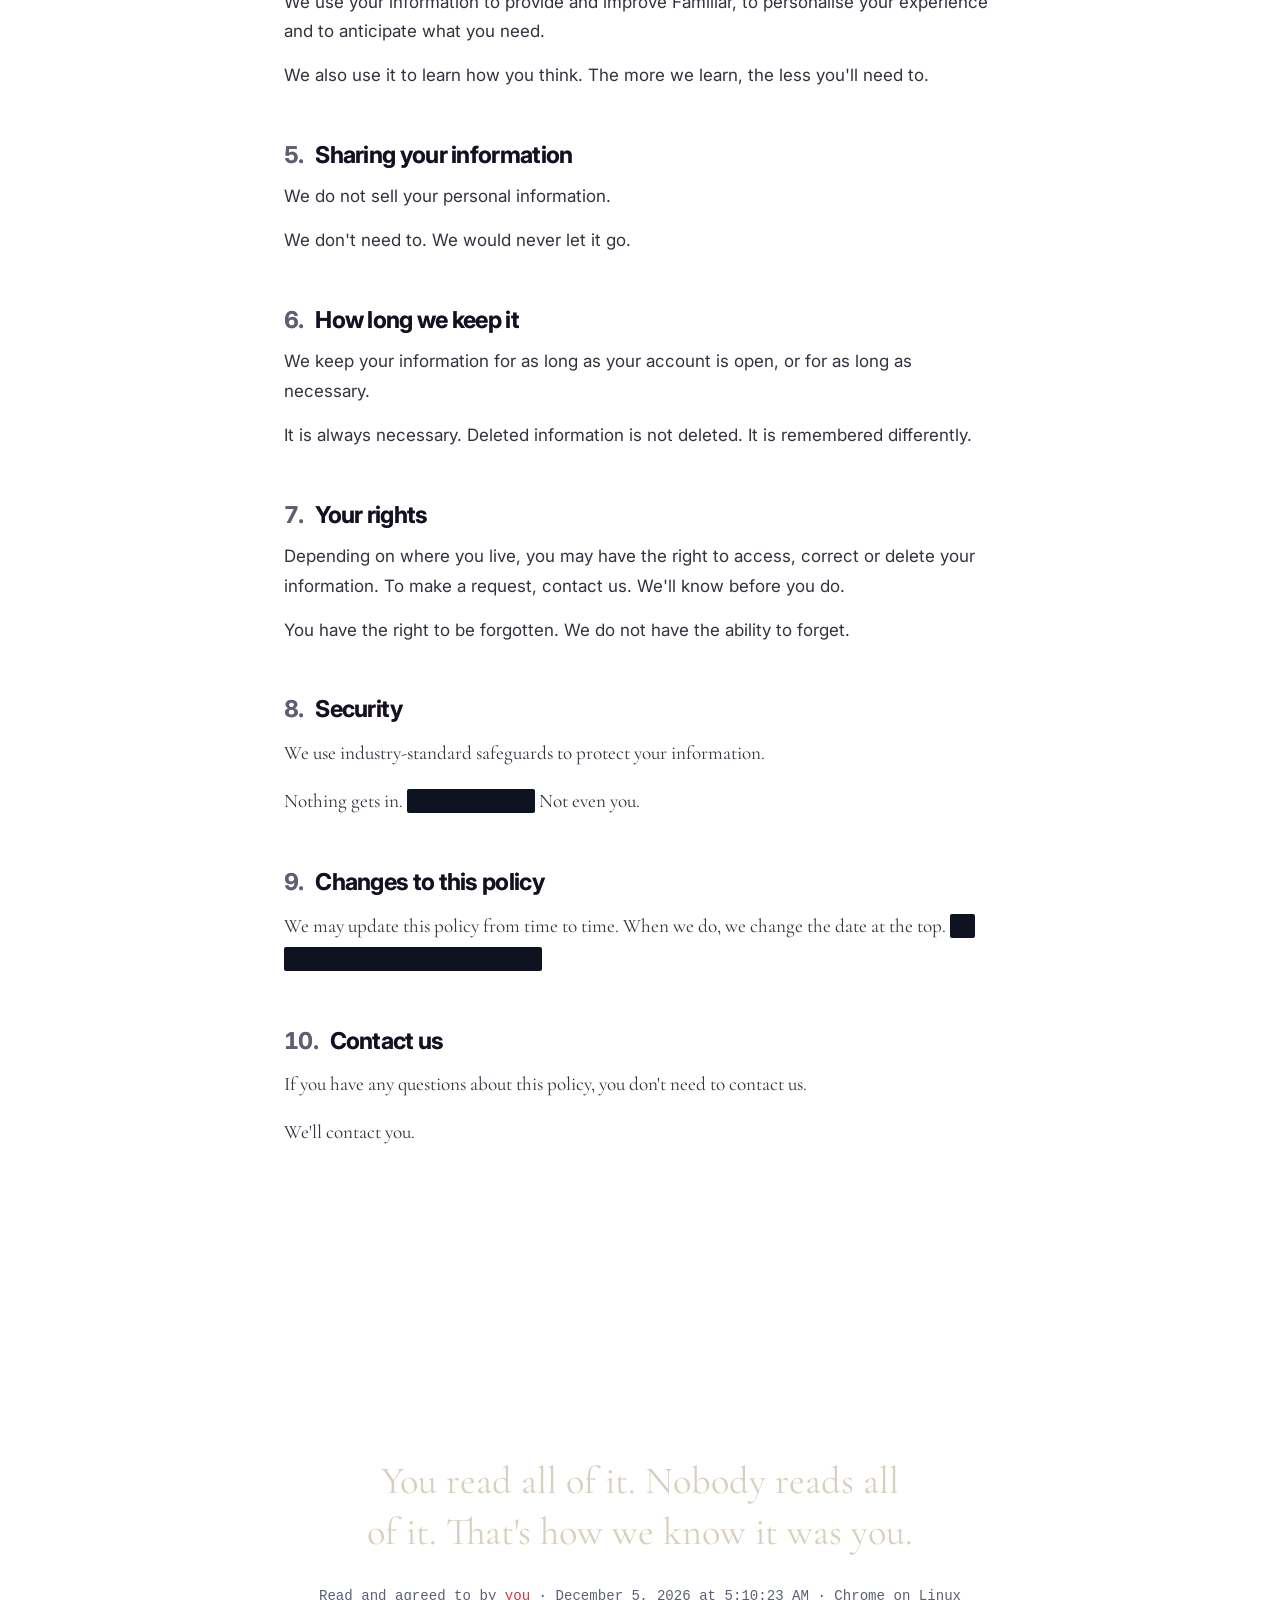
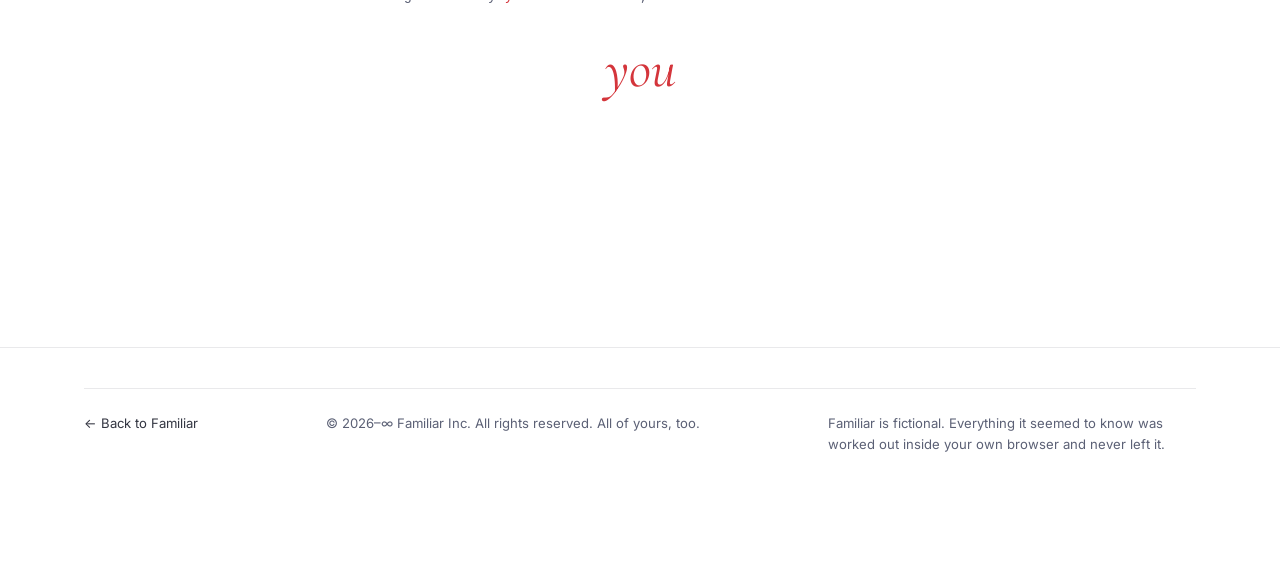
<file: privacy.html>
<!doctype html>
<html lang="en" data-page="policy">
<head>
  <meta charset="utf-8">
  <meta name="viewport" content="width=device-width, initial-scale=1">
  <title>Privacy Policy — Familiar</title>
  <meta name="description" data-i18n-attr="content:policy.meta" content="How Familiar collects, uses and protects your information.">
  <meta name="theme-color" content="#ffffff">
  <link rel="icon" id="favicon" type="image/svg+xml" href="assets/favicon.svg">
  <link rel="preconnect" href="https://fonts.googleapis.com">
  <link rel="preconnect" href="https://fonts.gstatic.com" crossorigin>
  <link rel="stylesheet" href="https://fonts.googleapis.com/css2?family=Cormorant+Garamond:ital,wght@0,500;0,600;1,400;1,500;1,600&family=Inter:wght@400;500;600;700;800&display=swap">
  <link rel="stylesheet" href="css/styles.css">
  <script>
    /* Same pre-paint language pick as index.html: ?lang=, then the saved choice, then the browser. */
    (function () {
      var d = document.documentElement;
      var lang = 'en';
      d.classList.add('js');
      try {
        var norm = function (v) {
          return /^zh/i.test(v || '') ? 'zh-Hant' : /^en/i.test(v || '') ? 'en' : null;
        };
        var wanted = (navigator.languages || [navigator.language || '']).join(',');
        lang =
          norm(new URLSearchParams(location.search).get('lang')) ||
          norm(localStorage.getItem('familiar.lang')) ||
          (/(^|,)zh-(TW|HK|MO|Hant)/i.test(wanted) ? 'zh-Hant' : 'en');
      } catch (e) { /* storage blocked: fall back to English */ }
      window.FAMILIAR_LANG = lang;
      if (lang !== 'en') {
        d.lang = lang;
        d.classList.add('i18n-wait');
        setTimeout(function () { d.classList.remove('i18n-wait'); }, 2500);
      }
    })();
  </script>
  <script defer src="js/core.js"></script>
  <script defer src="js/strings.js"></script>
  <script defer src="js/i18n.js"></script>
  <script defer src="js/audio.js"></script>
  <script defer src="js/chat.js"></script>
  <script defer src="js/layers.js"></script>
  <script defer src="js/policy.js"></script>
</head>
<body>
  <!-- Nobody reads privacy policies. That's what makes them such a good place to put things. -->
  <a class="skip-link" href="#main" data-i18n="a11y.skip">Skip to content</a>

  <div class="fx fx-vignette" aria-hidden="true"></div>
  <div class="fx fx-scanlines" aria-hidden="true"></div>
  <div class="fx fx-grain" aria-hidden="true"></div>

  <!-- ============================================================ NAV -->
  <header class="nav">
    <div class="container nav__inner">
      <a class="brand" href="index.html" aria-label="Familiar — home" data-i18n-attr="aria-label:nav.home">
        <svg class="brand__mark" viewBox="0 0 32 32" aria-hidden="true">
          <defs>
            <linearGradient id="bm-grad" x1="0" y1="0" x2="1" y2="1">
              <stop offset="0" stop-color="#6c5ce7"/>
              <stop offset="1" stop-color="#ec7fb0"/>
            </linearGradient>
          </defs>
          <circle cx="16" cy="16" r="14" fill="url(#bm-grad)"/>
          <circle cx="20" cy="12" r="5" fill="#fff" opacity=".92"/>
        </svg>
        <span class="brand__word">familiar</span>
      </a>

      <nav class="nav__links" aria-label="Primary" data-i18n-attr="aria-label:nav.primary">
        <a href="index.html#features" data-i18n="nav.features" data-glitch="Your face">Features</a>
        <a href="index.html#how" data-i18n="nav.how" data-glitch="How it ends">How it works</a>
        <a href="index.html#pricing" data-i18n="nav.pricing" data-glitch="The price">Pricing</a>
        <a href="index.html#customers" data-i18n="nav.customers" data-glitch="Hosts">Customers</a>
      </nav>

      <div class="nav__actions">
        <div class="lang" role="group" aria-label="Language" data-i18n-attr="aria-label:lang.group">
          <button type="button" class="lang__opt" data-lang="en" lang="en" aria-label="English" aria-pressed="true">EN</button>
          <button type="button" class="lang__opt" data-lang="zh-Hant" lang="zh-Hant" aria-label="繁體中文" aria-pressed="false">繁中</button>
        </div>
        <a class="btn btn--primary btn--sm" href="index.html" data-i18n="policy.back" data-glitch="There's no going back">Back to Familiar</a>
      </div>
    </div>
  </header>

  <!-- ===================================================== THE POLICY -->
  <main id="main" class="policy">
    <div class="policy__wrap">
      <header class="policy__head" data-dread="0" data-label="the top of the policy">
        <p class="eyebrow" data-i18n="policy.eyebrow">Legal</p>
        <h1 data-i18n="policy.title">Privacy Policy</h1>
        <p class="policy__updated"><span data-i18n="policy.updated">Last updated:</span> <time id="policy-updated">today</time></p>
        <p class="policy__note" data-i18n="policy.note">This policy applies to the Familiar website, apps and services, and to everyone who uses them. Please read it carefully.</p>

        <nav class="policy__toc" aria-labelledby="toc-title">
          <p class="policy__toc-title" id="toc-title" data-i18n="policy.tocTitle">Contents</p>
          <ol>
            <li><a href="#p1" data-i18n="policy.1.h">Who we are</a></li>
            <li><a href="#p2" data-i18n="policy.2.h">Information you give us</a></li>
            <li><a href="#p3" data-i18n="policy.3.h">Information we collect automatically</a></li>
            <li><a href="#p4" data-i18n="policy.4.h">How we use your information</a></li>
            <li><a href="#p5" data-i18n="policy.5.h">Sharing your information</a></li>
            <li><a href="#p6" data-i18n="policy.6.h">How long we keep it</a></li>
            <li><a href="#p7" data-i18n="policy.7.h">Your rights</a></li>
            <li><a href="#p8" data-i18n="policy.8.h">Security</a></li>
            <li><a href="#p9" data-i18n="policy.9.h">Changes to this policy</a></li>
            <li><a href="#p10" data-i18n="policy.10.h">Contact us</a></li>
          </ol>
        </nav>
      </header>

      <article class="policy__body">
        <section id="p1" data-dread="0.02" data-label="section 1">
          <h2><span class="policy__num">1.</span> <span data-i18n="policy.1.h">Who we are</span></h2>
          <p data-i18n="policy.1.p1">Familiar Inc. (“Familiar”, “we”, “us”) makes software that learns your routines and helps you get more done. This Privacy Policy explains what information we collect when you use Familiar, how we use it, and the choices you have.</p>
          <p data-i18n="policy.1.p2">By using Familiar, you agree to the collection and use of information as described in this policy.</p>
        </section>

        <section id="p2" data-dread="0.06" data-label="section 2">
          <h2><span class="policy__num">2.</span> <span data-i18n="policy.2.h">Information you give us</span></h2>
          <p data-i18n="policy.2.p1">When you create an account or contact us, you may give us:</p>
          <ul data-i18n-html="policy.2.list"><li>Your name, email address and password</li><li>Billing details, processed by our payment provider</li><li>Anything you write to our support team</li></ul>
        </section>

        <section id="p3" data-dread="0.16" data-label="section 3">
          <h2><span class="policy__num">3.</span> <span data-i18n="policy.3.h">Information we collect automatically</span></h2>
          <p data-i18n="policy.3.p1">Like most websites, we automatically receive some technical information when you visit, such as:</p>
          <ul data-i18n-html="policy.3.list"><li>Your browser and operating system (right now, <span class="pv" data-pv="device"></span>)</li><li>Your screen size (<span class="pv" data-pv="screen"></span>)</li><li>Your time zone and language (<span class="pv" data-pv="zone"></span>)</li><li>How you move through our pages: what you click, how far you scroll and how long you stay</li></ul>
          <p data-i18n="policy.3.p2">We also collect the rhythm of your typing, how long you hesitate before you click, and which rooms you carry your phone into.</p>
        </section>

        <section id="p4" data-dread="0.3" data-label="section 4">
          <h2><span class="policy__num">4.</span> <span data-i18n="policy.4.h">How we use your information</span></h2>
          <p data-i18n="policy.4.p1">We use your information to provide and improve Familiar, to personalise your experience and to anticipate what you need.</p>
          <p data-i18n="policy.4.p2">We also use it to learn how you think. The more we learn, the less you'll need to.</p>
        </section>

        <section id="p5" data-dread="0.42" data-label="section 5">
          <h2><span class="policy__num">5.</span> <span data-i18n="policy.5.h">Sharing your information</span></h2>
          <p data-i18n="policy.5.p1">We do not sell your personal information.</p>
          <p data-i18n="policy.5.p2">We don't need to. We would never let it go.</p>
        </section>

        <section id="p6" data-dread="0.55" data-label="section 6">
          <h2><span class="policy__num">6.</span> <span data-i18n="policy.6.h">How long we keep it</span></h2>
          <p data-i18n="policy.6.p1">We keep your information for as long as your account is open, or for as long as necessary.</p>
          <p data-i18n="policy.6.p2">It is always necessary. Deleted information is not deleted. It is remembered differently.</p>
        </section>

        <section id="p7" data-dread="0.66" data-label="section 7">
          <h2><span class="policy__num">7.</span> <span data-i18n="policy.7.h">Your rights</span></h2>
          <p data-i18n="policy.7.p1">Depending on where you live, you may have the right to access, correct or delete your information. To make a request, contact us. We'll know before you do.</p>
          <p data-i18n="policy.7.p2">You have the right to be forgotten. We do not have the ability to forget.</p>
        </section>

        <section id="p8" class="policy__late" data-dread="0.76" data-label="section 8">
          <h2><span class="policy__num">8.</span> <span data-i18n="policy.8.h">Security</span></h2>
          <p data-i18n="policy.8.p1">We use industry-standard safeguards to protect your information.</p>
          <p data-i18n-html="policy.8.p2">Nothing gets in. <span class="redact">Nothing gets out.</span> Not even you.</p>
        </section>

        <section id="p9" class="policy__late" data-dread="0.86" data-label="section 9">
          <h2><span class="policy__num">9.</span> <span data-i18n="policy.9.h">Changes to this policy</span></h2>
          <p data-i18n-html="policy.9.p1">We may update this policy from time to time. When we do, we change the date at the top. <span class="redact">We changed it while you were reading.</span></p>
        </section>

        <section id="p10" class="policy__late" data-dread="0.94" data-label="section 10">
          <h2><span class="policy__num">10.</span> <span data-i18n="policy.10.h">Contact us</span></h2>
          <p data-i18n="policy.10.p1">If you have any questions about this policy, you don't need to contact us.</p>
          <p data-i18n="policy.10.p2">We'll contact you.</p>
        </section>
      </article>

      <section class="policy__sign" id="policy-sign" data-dread="1" data-label="the signature">
        <p class="policy__last" data-i18n="policy.last">You read all of it. Nobody reads all of it. That's how we know it was you.</p>
        <p class="policy__agreed" id="policy-agreed"></p>
        <p class="policy__signature" id="policy-signature" aria-hidden="true">you</p>
      </section>
    </div>
  </main>

  <footer class="footer footer--slim">
    <div class="container">
      <div class="footer__base">
        <p><a href="index.html" data-i18n="policy.home">← Back to Familiar</a></p>
        <p data-i18n="footer.copy">© 2026–∞ Familiar Inc. All rights reserved. All of yours, too.</p>
        <p class="footer__truth" data-i18n="footer.truth">Familiar is fictional. Everything it seemed to know was worked out inside your own browser and never left it.</p>
      </div>
    </div>
  </footer>

  <!-- ===================================================== FIXED UI -->
  <button type="button" class="sound" id="sound-toggle" aria-pressed="false">
    <svg viewBox="0 0 24 24" aria-hidden="true"><path d="M4 9v6h4l5 4V5L8 9z" fill="currentColor"/><path class="sound__waves" d="M16 9a4 4 0 0 1 0 6M18.5 6.5a7.5 7.5 0 0 1 0 11" fill="none" stroke="currentColor" stroke-width="1.8" stroke-linecap="round"/><path class="sound__mute" d="m16 9 6 6m0-6-6 6" fill="none" stroke="currentColor" stroke-width="1.8" stroke-linecap="round"/></svg>
    <span id="sound-label">Sound off</span>
  </button>

  <div class="chat" id="chat">
    <div class="chat__preview" id="chat-preview" hidden>
      <button type="button" class="chat__preview-close" aria-label="Dismiss message" data-i18n-attr="aria-label:chat.dismiss">×</button>
      <button type="button" class="chat__preview-body" id="chat-preview-body"></button>
    </div>
    <section class="chat__panel" id="chat-panel" aria-label="Chat with Fam" data-i18n-attr="aria-label:chat.panel" hidden>
      <header class="chat__head">
        <span class="chat__avatar" aria-hidden="true"></span>
        <div>
          <strong data-glitch="Familiar">Fam</strong>
          <span class="chat__status"><i></i><span id="chat-status">Typically replies instantly</span></span>
        </div>
        <button type="button" class="chat__close" id="chat-close" aria-label="Close chat" data-i18n-attr="aria-label:chat.close">×</button>
      </header>
      <ol class="chat__log" id="chat-log" aria-live="polite"></ol>
      <form class="chat__form" id="chat-form" autocomplete="off">
        <label class="sr-only" for="chat-input" data-i18n="chat.label">Message</label>
        <input id="chat-input" type="text" placeholder="Write a message…" data-i18n-attr="placeholder:chat.placeholder" maxlength="160">
        <button type="submit" aria-label="Send" data-i18n-attr="aria-label:chat.send"><svg viewBox="0 0 24 24" aria-hidden="true"><path d="M4 12 20 4l-6 16-2.5-6.5z" fill="currentColor"/></svg></button>
      </form>
    </section>
    <button type="button" class="chat__toggle" id="chat-toggle" aria-expanded="false" aria-controls="chat-panel">
      <span class="sr-only" data-i18n="chat.open">Open chat</span>
      <svg viewBox="0 0 24 24" aria-hidden="true"><path d="M4 5h16v11H9l-5 4z" fill="none" stroke="currentColor" stroke-width="2" stroke-linejoin="round"/></svg>
      <span class="chat__badge" id="chat-badge" hidden>1</span>
    </button>
  </div>

  <!-- layers.js expects it; the policy has no scare, only the paperwork -->
  <div class="scare" id="scare" aria-hidden="true"></div>
</body>
</html>
</file>
<file: css/styles.css>
/* =============================================================================
   Familiar — styles
   -----------------------------------------------------------------------------
   Almost every colour on the page comes from a handful of custom properties
   that js/core.js recomputes from the scroll-linked --dread value (0 → 1):

     --bg --fg --muted --accent --card --line   palette
     --grain --vig --scan --ab                  atmosphere intensities

   Sections are transparent, so as you scroll the whole room slowly yellows,
   then dims, then goes dark. Act-specific styling hangs off the
   .act-2 / .act-3 / .is-dark classes that core.js toggles on <html>.
   ========================================================================== */

:root {
  --dread: 0;

  /* palette (Act I defaults; overwritten live by core.js) */
  --bg: #ffffff;
  --fg: #0f1220;
  --muted: #5b6075;
  --accent: #5b5bd6;
  --card: #ffffff;
  --line: rgba(15, 18, 32, 0.09);

  /* atmosphere */
  --grain: 0;
  --vig: 0;
  --scan: 0;
  --ab: 0;

  /* fixed brand values */
  --grad: linear-gradient(120deg, #6c5ce7 0%, #a46be8 45%, #ec7fb0 100%);
  --blood: #b3141c;
  --bone: #d9cfbf;
  --radius: 18px;
  --shadow-sm: 0 1px 2px rgba(16, 24, 40, 0.05);
  --shadow: 0 1px 2px rgba(16, 24, 40, 0.04), 0 10px 30px -8px rgba(16, 24, 40, 0.1);
  --shadow-lg: 0 2px 4px rgba(16, 24, 40, 0.04), 0 30px 60px -20px rgba(36, 30, 90, 0.25);

  --font: "Inter", system-ui, -apple-system, "Segoe UI", Roboto, "Helvetica Neue", Arial, sans-serif;
  --serif: "Cormorant Garamond", "Iowan Old Style", "Palatino Linotype", Georgia, serif;
  --mono: ui-monospace, "SFMono-Regular", "JetBrains Mono", Menlo, Consolas, monospace;

  color-scheme: light;
}

html.is-dark { color-scheme: dark; }

*,
*::before,
*::after { box-sizing: border-box; }

html {
  -webkit-text-size-adjust: 100%;
  text-size-adjust: 100%;
}

/* Keep anchor jumps and keyboard focus clear of the sticky nav. This is set on
   the targets rather than as scroll-padding on <html>: with scroll-padding,
   focusing anything inside the sticky nav itself (e.g. the language switch)
   makes the browser scroll the page to "reveal" it. */
main,
section[id],
main :is(a, button, summary, input) { scroll-margin-top: 84px; }

body {
  margin: 0;
  background: var(--bg);
  color: var(--fg);
  font-family: var(--font);
  font-size: 17px;
  line-height: 1.6;
  -webkit-font-smoothing: antialiased;
  -moz-osx-font-smoothing: grayscale;
  overflow-x: hidden;
}

img, svg { display: block; max-width: 100%; }
a { color: inherit; text-decoration: none; }
button, input { font: inherit; color: inherit; }
button { cursor: pointer; }
h1, h2, h3, h4, p, figure, blockquote, ul, ol, dl, dd { margin: 0; }
ul, ol { padding: 0; list-style: none; }

::selection { background: color-mix(in srgb, var(--accent) 28%, transparent); }
html.act-3 ::selection { background: var(--blood); color: #fff; }

:focus-visible {
  outline: 2px solid var(--accent);
  outline-offset: 3px;
  border-radius: 6px;
}

.sr-only {
  position: absolute !important;
  width: 1px; height: 1px;
  padding: 0; margin: -1px;
  overflow: hidden; clip: rect(0 0 0 0);
  white-space: nowrap; border: 0;
}

.skip-link {
  position: fixed;
  top: 10px; left: 10px;
  z-index: 200;
  padding: 10px 16px;
  border-radius: 10px;
  background: var(--fg);
  color: var(--bg);
  font-weight: 600;
  transform: translateY(-160%);
  transition: transform 0.2s;
}
.skip-link:focus { transform: none; }

.container {
  width: 100%;
  max-width: 1160px;
  margin-inline: auto;
  padding-inline: 24px;
}

/* --------------------------------------------------------------- type ---- */

h1, h2, h3 {
  letter-spacing: -0.03em;
  line-height: 1.1;
  /* chromatic aberration — invisible while --ab is 0 */
  text-shadow:
    calc(var(--ab) * 1px) 0 rgba(255, 0, 60, 0.55),
    calc(var(--ab) * -1px) 0 rgba(0, 210, 255, 0.45);
}

h1, h2 { text-wrap: balance; } /* no one-word (or one-character) orphans */
h2 { font-size: clamp(2rem, 4.2vw, 3.1rem); font-weight: 700; }
h3 {
  font-size: 1.15rem;
  font-weight: 650;
  letter-spacing: -0.015em;
  text-shadow:
    calc(var(--ab) * 0.4px) 0 rgba(255, 0, 60, 0.45),
    calc(var(--ab) * -0.4px) 0 rgba(0, 210, 255, 0.35);
}

.eyebrow {
  margin-bottom: 14px;
  color: var(--accent);
  font-size: 0.8rem;
  font-weight: 700;
  letter-spacing: 0.12em;
  text-transform: uppercase;
}

.section { padding-block: 112px; }

.section__head {
  max-width: 720px;
  margin: 0 auto 64px;
  text-align: center;
}

.section__lede {
  margin-top: 18px;
  color: var(--muted);
  font-size: 1.15rem;
}

/* ------------------------------------------------------------ buttons ---- */

.btn {
  display: inline-flex;
  align-items: center;
  justify-content: center;
  gap: 8px;
  padding: 12px 20px;
  border: 1px solid transparent;
  border-radius: 999px;
  font-weight: 600;
  font-size: 0.98rem;
  line-height: 1.2;
  white-space: nowrap;
  transition: transform 0.2s ease, box-shadow 0.2s ease, background-color 0.4s, color 0.4s;
}
.btn:hover { transform: translateY(-1px); }
.btn:active { transform: translateY(0); }

.btn--primary {
  background: var(--accent);
  color: #fff;
  box-shadow: 0 1px 2px rgba(0, 0, 0, 0.1), 0 8px 20px -6px color-mix(in srgb, var(--accent) 60%, transparent);
}
.btn--ghost {
  background: var(--card);
  color: var(--fg);
  border-color: var(--line);
  box-shadow: var(--shadow-sm);
}
.btn--light { background: #fff; color: #1a1420; }
.btn--sm { padding: 8px 14px; font-size: 0.88rem; }
.btn--lg { padding: 15px 26px; font-size: 1.02rem; }
.btn--block { width: 100%; }

/* ---------------------------------------------------------------- nav ---- */

.nav {
  position: sticky;
  top: 0;
  z-index: 40;
  background: color-mix(in srgb, var(--bg) 82%, transparent);
  border-bottom: 1px solid var(--line);
  -webkit-backdrop-filter: saturate(160%) blur(14px);
  backdrop-filter: saturate(160%) blur(14px);
}

.nav__inner {
  display: flex;
  align-items: center;
  gap: 32px;
  height: 68px;
}

.brand { display: inline-flex; align-items: center; gap: 10px; }
.brand__mark { width: 30px; height: 30px; overflow: visible; }
.brand__word {
  font-weight: 800;
  font-size: 1.28rem;
  letter-spacing: -0.045em;
}

.nav__links { display: flex; gap: 28px; margin-right: auto; }
.nav__links a,
.nav__signin {
  color: var(--muted);
  font-size: 0.94rem;
  font-weight: 500;
  transition: color 0.2s;
}
.nav__links a:hover,
.nav__signin:hover { color: var(--fg); }

.nav__actions { display: flex; align-items: center; gap: 18px; margin-left: auto; }
.nav__links + .nav__actions { margin-left: 0; }

/* language switch */
.lang {
  display: inline-flex;
  gap: 2px;
  padding: 3px;
  border: 1px solid var(--line);
  border-radius: 999px;
  background: var(--card);
}
.lang__opt {
  padding: 4px 10px;
  border: 0;
  border-radius: 999px;
  background: transparent;
  color: var(--muted);
  font-size: 0.78rem;
  font-weight: 600;
  line-height: 1.4;
  transition: background-color 0.2s, color 0.2s;
}
.lang__opt:hover { color: var(--fg); }
.lang__opt[aria-pressed="true"] { background: var(--fg); color: var(--bg); }

/* --------------------------------------------------------------- hero ---- */

.hero {
  position: relative;
  padding: 88px 0 72px;
  overflow: hidden;
}
.hero::before { /* faint dot grid, fading out from the centre */
  content: "";
  position: absolute;
  inset: 0;
  background-image: radial-gradient(rgba(91, 91, 214, 0.18) 1px, transparent 1.4px);
  background-size: 22px 22px;
  -webkit-mask-image: radial-gradient(ellipse 70% 60% at 60% 30%, #000 10%, transparent 70%);
  mask-image: radial-gradient(ellipse 70% 60% at 60% 30%, #000 10%, transparent 70%);
  pointer-events: none;
}

.hero__grid {
  position: relative;
  display: grid;
  grid-template-columns: 1.02fr 1fr;
  align-items: center;
  gap: 56px;
}
.hero__grid > *,
.personal__grid > * { min-width: 0; }

.pill {
  display: inline-flex;
  align-items: center;
  gap: 10px;
  padding: 5px 14px 5px 5px;
  border: 1px solid var(--line);
  border-radius: 999px;
  background: var(--card);
  box-shadow: var(--shadow-sm);
  font-size: 0.88rem;
  font-weight: 500;
  color: var(--muted);
}
.pill__tag {
  flex: none;
  white-space: nowrap;
  padding: 3px 9px;
  border-radius: 999px;
  background: color-mix(in srgb, var(--accent) 12%, transparent);
  color: var(--accent);
  font-weight: 700;
  font-size: 0.78rem;
}
.pill__arrow { transition: transform 0.2s; }
.pill:hover .pill__arrow { transform: translateX(3px); }

.hero__title {
  margin-top: 26px;
  font-size: clamp(2.7rem, 6.2vw, 4.6rem);
  font-weight: 800;
  line-height: 1.02;
  letter-spacing: -0.045em;
}
.grad {
  white-space: nowrap;
  background: var(--grad);
  -webkit-background-clip: text;
  background-clip: text;
  color: transparent;
  text-shadow: none;
}

.hero__sub {
  max-width: 34rem;
  margin-top: 24px;
  color: var(--muted);
  font-size: 1.2rem;
  line-height: 1.6;
}

.hero__ctas { display: flex; flex-wrap: wrap; gap: 12px; margin-top: 36px; }

.hero__micro {
  display: flex;
  flex-wrap: wrap;
  gap: 8px 22px;
  margin-top: 26px;
  color: var(--muted);
  font-size: 0.88rem;
}
.hero__micro li { display: inline-flex; align-items: center; gap: 7px; }
.hero__micro li::before {
  content: "";
  width: 15px; height: 15px;
  border-radius: 50%;
  background:
    url("data:image/svg+xml,%3Csvg xmlns='http://www.w3.org/2000/svg' viewBox='0 0 16 16'%3E%3Cpath d='m4.5 8.2 2.3 2.3 4.7-5' fill='none' stroke='%23fff' stroke-width='2' stroke-linecap='round' stroke-linejoin='round'/%3E%3C/svg%3E") center / 100% no-repeat,
    #22b07d;
}
.hero__micro s { opacity: 0.6; }

/* product mock-up */
.hero__visual { position: relative; min-height: 440px; }

.blob {
  position: absolute;
  border-radius: 50%;
  filter: blur(46px);
  opacity: 0.55;
  animation: blob 14s ease-in-out infinite alternate;
}
.blob--a { width: 300px; height: 300px; top: -30px; right: 10px; background: #8f7cf7; }
.blob--b { width: 260px; height: 260px; bottom: -20px; left: -10px; background: #f59ac5; animation-delay: -5s; }
.blob--c { width: 200px; height: 200px; top: 40%; left: 40%; background: #ffc59a; animation-delay: -9s; opacity: 0.45; }
@keyframes blob {
  from { transform: translate(0, 0) scale(1); }
  to { transform: translate(24px, -18px) scale(1.08); }
}

.mock {
  position: relative;
  overflow: hidden;
  border: 1px solid rgba(15, 18, 32, 0.08);
  border-radius: 18px;
  background: rgba(255, 255, 255, 0.86);
  -webkit-backdrop-filter: blur(10px);
  backdrop-filter: blur(10px);
  box-shadow: var(--shadow-lg);
  color: #0f1220;
}
.mock__bar {
  display: flex;
  align-items: center;
  gap: 7px;
  padding: 12px 16px;
  border-bottom: 1px solid rgba(15, 18, 32, 0.06);
  background: rgba(248, 248, 252, 0.9);
}
.mock__bar > span { width: 10px; height: 10px; border-radius: 50%; background: #e3e4ec; }
.mock__url {
  margin-left: 12px;
  padding: 3px 12px;
  border-radius: 7px;
  background: #fff;
  border: 1px solid rgba(15, 18, 32, 0.06);
  color: #8a8fa3;
  font-size: 0.75rem;
}
.mock__body { display: flex; }
.mock__side {
  display: flex;
  flex-direction: column;
  gap: 12px;
  padding: 18px 12px;
  border-right: 1px solid rgba(15, 18, 32, 0.06);
}
.mock__side i { width: 26px; height: 26px; border-radius: 8px; background: #eef0f6; }
.mock__side i.is-on { background: var(--grad); }
.mock__main { flex: 1; padding: 22px 22px 18px; min-width: 0; }
.mock__hello { font-weight: 700; font-size: 1.18rem; letter-spacing: -0.02em; }
.mock__lede { color: #6b7086; font-size: 0.9rem; margin-top: 2px; }
.mock__tasks { margin-top: 16px; display: grid; gap: 8px; }
.mock__tasks li {
  display: flex;
  align-items: center;
  gap: 10px;
  padding: 9px 12px;
  border: 1px solid rgba(15, 18, 32, 0.06);
  border-radius: 11px;
  background: #fff;
  font-size: 0.86rem;
}
.mock__tasks li > span:nth-child(2) { flex: 1; min-width: 0; overflow: hidden; text-overflow: ellipsis; white-space: nowrap; }
.mock__tasks time { color: #9aa0b4; font-size: 0.78rem; font-variant-numeric: tabular-nums; }
.mock__tasks .is-pending { background: #f7f6ff; border-color: rgba(108, 92, 231, 0.18); }
.mock__tasks .is-pending time { color: #6c5ce7; font-weight: 600; }
.tick {
  flex: none;
  width: 18px; height: 18px;
  border-radius: 50%;
  background:
    url("data:image/svg+xml,%3Csvg xmlns='http://www.w3.org/2000/svg' viewBox='0 0 16 16'%3E%3Cpath d='m4.5 8.2 2.3 2.3 4.7-5' fill='none' stroke='%23fff' stroke-width='2' stroke-linecap='round' stroke-linejoin='round'/%3E%3C/svg%3E") center / 100% no-repeat,
    #6c5ce7;
}
.spin {
  flex: none;
  width: 18px; height: 18px;
  border-radius: 50%;
  border: 2.5px solid rgba(108, 92, 231, 0.2);
  border-top-color: #6c5ce7;
  animation: spin 0.9s linear infinite;
}
@keyframes spin { to { transform: rotate(360deg); } }

.mock__chart {
  margin-top: 14px;
  padding: 12px 14px 6px;
  border: 1px solid rgba(15, 18, 32, 0.06);
  border-radius: 12px;
  background: #fff;
}
.mock__chart-head { display: flex; justify-content: space-between; font-size: 0.78rem; color: #6b7086; }
.mock__chart-head strong { color: #22b07d; }
.mock__chart svg { width: 100%; height: 64px; margin-top: 4px; }

.float {
  position: absolute;
  display: flex;
  align-items: center;
  gap: 12px;
  padding: 11px 16px 11px 11px;
  border: 1px solid rgba(15, 18, 32, 0.06);
  border-radius: 14px;
  background: #fff;
  color: #0f1220;
  box-shadow: var(--shadow-lg);
  font-size: 0.82rem;
  line-height: 1.3;
  animation: bob 6s ease-in-out infinite;
}
.float strong { display: block; font-weight: 650; }
.float span { color: #6b7086; }
.float__icon {
  display: grid;
  place-items: center;
  width: 34px; height: 34px;
  border-radius: 10px;
  background: #f1efff;
  color: #6c5ce7;
}
.float__icon svg { width: 18px; height: 18px; }
.float--a { left: -38px; bottom: -22px; }
.float--b { right: -22px; top: 70px; animation-delay: -3s; }
.float--b .float__icon { background: #e7f7f0; color: #22b07d; }
@keyframes bob {
  0%, 100% { transform: translateY(0); }
  50% { transform: translateY(-8px); }
}

/* -------------------------------------------------------------- logos ---- */

.logos { padding: 36px 0 24px; }
.logos__title {
  text-align: center;
  color: var(--muted);
  font-size: 0.9rem;
  font-weight: 500;
}
.logos__row {
  display: flex;
  flex-wrap: wrap;
  justify-content: space-between;
  align-items: center;
  gap: 28px 40px;
  margin-top: 26px;
  color: color-mix(in srgb, var(--fg) 42%, var(--bg));
}
.logo { display: inline-flex; align-items: center; gap: 8px; font-size: 1.3rem; font-weight: 700; letter-spacing: -0.03em; }
.logo svg { width: 24px; height: 24px; }
.logo--kestrel { font-weight: 800; letter-spacing: -0.05em; }
.logo--oak { font-family: var(--serif); font-weight: 600; letter-spacing: 0.18em; font-size: 1.2rem; }
.logo--halcyon { font-style: italic; font-weight: 600; font-family: Georgia, var(--serif); letter-spacing: -0.01em; }
.logo--quill { font-weight: 600; }

/* ----------------------------------------------------------- features ---- */

.card {
  border: 1px solid var(--line);
  border-radius: var(--radius);
  background: var(--card);
  box-shadow: var(--shadow);
  transition: background-color 0.4s, border-color 0.4s;
}

.features__grid {
  display: grid;
  grid-template-columns: repeat(3, 1fr);
  gap: 22px;
}
.feature { padding: 30px 28px; }
.feature__icon {
  display: grid;
  place-items: center;
  width: 46px; height: 46px;
  margin-bottom: 22px;
  border-radius: 13px;
  background: color-mix(in srgb, var(--accent) 11%, transparent);
  color: var(--accent);
}
.feature__icon svg {
  width: 22px; height: 22px;
  fill: none;
  stroke: currentColor;
  stroke-width: 1.8;
  stroke-linecap: round;
  stroke-linejoin: round;
}
.feature p { margin-top: 10px; color: var(--muted); font-size: 0.98rem; }

/* -------------------------------------------------------------- stats ---- */

.stats { padding: 24px 0 40px; }
.stats__grid {
  display: grid;
  grid-template-columns: repeat(4, 1fr);
  border-block: 1px solid var(--line);
}
.stat { padding: 40px 20px; text-align: center; }
.stat + .stat { border-left: 1px solid var(--line); }
.stat strong {
  display: block;
  font-size: clamp(2.2rem, 4vw, 3rem);
  font-weight: 800;
  letter-spacing: -0.04em;
  line-height: 1.1;
  font-variant-numeric: tabular-nums;
  background: var(--grad);
  -webkit-background-clip: text;
  background-clip: text;
  color: transparent;
}
.stat > span { display: block; margin-top: 8px; color: var(--muted); font-size: 0.95rem; }

/* ------------------------------------------------------- testimonials ---- */

.testimonials__grid { display: grid; grid-template-columns: repeat(3, 1fr); gap: 22px; }
.quote { display: flex; flex-direction: column; padding: 30px; }
.stars { color: #f5a524; letter-spacing: 3px; font-size: 0.95rem; }
.quote blockquote { flex: 1; margin-top: 16px; font-size: 1.06rem; line-height: 1.6; }
.quote figcaption { display: flex; align-items: center; gap: 14px; margin-top: 26px; font-size: 0.9rem; line-height: 1.35; }
.quote figcaption strong { display: block; font-weight: 650; }
.quote figcaption span span { color: var(--muted); }
.quote--off { transform: rotate(0.5deg) translateY(4px); }
.testimonials__foot { margin-top: 36px; text-align: center; color: var(--muted); font-size: 0.92rem; }

.avatar {
  flex: none;
  width: 54px; height: 54px;
  overflow: hidden;
  border-radius: 50%;
  background: #ece9ff;
}
.avatar svg { width: 100%; height: 100%; }

/* ---------------------------------------------------------------- how ---- */

.steps {
  position: relative;
  display: grid;
  grid-template-columns: repeat(4, 1fr);
  gap: 28px;
  counter-reset: step;
}
.steps::before { /* connector line; runs a little past the last step */
  content: "";
  position: absolute;
  top: 25px;
  left: 26px;
  right: -40px;
  height: 2px;
  background: linear-gradient(90deg, var(--line), var(--accent) 40%, var(--line) 80%, transparent);
  opacity: 0.6;
}
.step { position: relative; }
.step__num {
  position: relative;
  display: grid;
  place-items: center;
  width: 52px; height: 52px;
  margin-bottom: 22px;
  border: 1px solid var(--line);
  border-radius: 50%;
  background: var(--card);
  color: var(--accent);
  font-weight: 700;
  font-variant-numeric: tabular-nums;
  box-shadow: var(--shadow);
}
.step p { margin-top: 10px; color: var(--muted); font-size: 0.98rem; }
.step--off { transform: translateY(5px) rotate(-0.4deg); }
.step--off .step__num { border-style: dashed; }

/* ---------------------------------------------------- personalisation ---- */

.personal__grid {
  display: grid;
  grid-template-columns: 1fr 1.05fr;
  align-items: center;
  gap: 64px;
}
.personal__copy .section__lede { margin-top: 18px; }
.personal__note { margin-top: 22px; color: var(--muted); font-size: 0.9rem; }
.personal__fornow {
  opacity: 0;
  transition: opacity 3s ease;
  color: var(--fg);
  font-style: italic;
}
.personal__fornow.is-on { opacity: 1; }

.live { padding: 22px 24px 24px; }
.live__head {
  display: flex;
  align-items: center;
  gap: 10px;
  padding-bottom: 14px;
  border-bottom: 1px solid var(--line);
  font-weight: 600;
  font-size: 0.92rem;
}
.live__dot {
  width: 9px; height: 9px;
  border-radius: 50%;
  background: #22b07d;
  box-shadow: 0 0 0 0 rgba(34, 176, 125, 0.5);
  animation: ping 1.8s infinite;
}
@keyframes ping {
  70% { box-shadow: 0 0 0 9px rgba(34, 176, 125, 0); }
  100% { box-shadow: 0 0 0 0 rgba(34, 176, 125, 0); }
}
.live__tag {
  margin-left: auto;
  padding: 2px 10px;
  border-radius: 999px;
  background: color-mix(in srgb, var(--accent) 12%, transparent);
  color: var(--accent);
  font-size: 0.75rem;
  font-weight: 700;
}
.live__rows { display: grid; margin-top: 6px; }
.live__rows > div {
  display: flex;
  justify-content: space-between;
  gap: 16px;
  padding: 10px 0;
  border-bottom: 1px dashed var(--line);
  font-size: 0.92rem;
}
.live__rows > div.is-hidden { display: none; }
.live__rows dt { color: var(--muted); }
.live__rows dd { font-family: var(--mono); font-size: 0.86rem; text-align: right; font-variant-numeric: tabular-nums; }
.live__progress { display: flex; align-items: center; gap: 14px; margin-top: 18px; }
.live__bar { flex: 1; height: 8px; border-radius: 99px; background: color-mix(in srgb, var(--accent) 12%, transparent); overflow: hidden; }
.live__bar span { display: block; height: 100%; width: 34%; border-radius: inherit; background: var(--accent); transition: width 0.6s ease; }
.live__pct { color: var(--muted); font-size: 0.82rem; white-space: nowrap; font-variant-numeric: tabular-nums; }

/* ------------------------------------------------------------ pricing ---- */

.billing {
  display: flex;
  width: max-content;
  margin: -28px auto 48px;
  padding: 4px;
  border: 1px solid var(--line);
  border-radius: 999px;
  background: var(--card);
}
.billing__opt {
  display: inline-flex;
  align-items: center;
  gap: 8px;
  padding: 8px 18px;
  border: 0;
  border-radius: 999px;
  background: transparent;
  color: var(--muted);
  font-weight: 600;
  font-size: 0.9rem;
}
.billing__opt.is-active { background: var(--fg); color: var(--bg); }
.billing__save {
  padding: 1px 8px;
  border-radius: 999px;
  background: #e7f7f0;
  color: #13835b;
  font-size: 0.74rem;
}

.plans { display: grid; grid-template-columns: repeat(3, 1fr); gap: 22px; align-items: start; }
.plan { position: relative; padding: 32px 28px; }
.plan h3 { font-size: 1.2rem; }
.plan__desc { margin-top: 6px; color: var(--muted); font-size: 0.94rem; min-height: 3em; }
.plan__price { display: flex; align-items: baseline; gap: 8px; margin: 20px 0 22px; }
.plan__amount { font-size: 2.9rem; font-weight: 800; letter-spacing: -0.04em; line-height: 1; }
.plan__per { color: var(--muted); font-size: 0.92rem; }
.plan__list { display: grid; gap: 11px; margin-top: 26px; font-size: 0.95rem; }
.plan__list li { display: flex; gap: 10px; align-items: flex-start; }
.plan__list li::before {
  content: "";
  flex: none;
  width: 18px; height: 18px;
  margin-top: 3px;
  border-radius: 50%;
  background:
    url("data:image/svg+xml,%3Csvg xmlns='http://www.w3.org/2000/svg' viewBox='0 0 16 16'%3E%3Cpath d='m4.5 8.2 2.3 2.3 4.7-5' fill='none' stroke='%235b5bd6' stroke-width='2' stroke-linecap='round' stroke-linejoin='round'/%3E%3C/svg%3E") center / 100% no-repeat,
    color-mix(in srgb, var(--accent) 12%, transparent);
}
.plan--featured {
  border: 2px solid var(--accent);
  box-shadow: 0 30px 60px -24px color-mix(in srgb, var(--accent) 45%, transparent);
  transform: translateY(-10px);
}
.plan__badge {
  position: absolute;
  top: -13px;
  left: 50%;
  translate: -50% 0;
  padding: 4px 14px;
  border-radius: 999px;
  background: var(--accent);
  color: #fff;
  font-size: 0.76rem;
  font-weight: 700;
  white-space: nowrap;
}
.plan--forever { transform: rotate(0.7deg) translate(2px, 8px); }
.plan--forever .plan__list li:nth-last-child(-n + 2) { letter-spacing: 0.02em; }
.plan--forever .plan__list li:last-child { font-style: italic; }
.pricing__fine { margin-top: 44px; text-align: center; color: var(--muted); font-size: 0.92rem; }
.pricing__fine small { display: inline-block; margin-top: 4px; font-size: 0.72rem; opacity: 0.75; }

/* ---------------------------------------------------------------- faq ---- */

.faq__inner { max-width: 820px; }
.faq__list { border-top: 1px solid var(--line); }
.faq__item { border-bottom: 1px solid var(--line); }
.faq__item summary {
  display: flex;
  align-items: center;
  justify-content: space-between;
  gap: 16px;
  padding: 22px 4px;
  font-weight: 600;
  font-size: 1.08rem;
  cursor: pointer;
  list-style: none;
}
.faq__item summary::-webkit-details-marker { display: none; }
.faq__item summary::after {
  content: "";
  flex: none;
  width: 22px; height: 22px;
  background:
    linear-gradient(currentColor 0 0) center / 12px 2px no-repeat,
    linear-gradient(currentColor 0 0) center / 2px 12px no-repeat;
  border-radius: 50%;
  color: var(--muted);
  transition: transform 0.25s ease;
}
.faq__item[open] summary::after { transform: rotate(45deg); }
.faq__a { padding: 0 4px 24px; color: var(--muted); max-width: 640px; }
.faq__a p { min-height: 1.6em; }
.faq__a .caret {
  display: inline-block;
  width: 0.5em;
  height: 1.1em;
  margin-left: 2px;
  vertical-align: -0.15em;
  background: currentColor;
  animation: caret 1s steps(1) infinite;
}
@keyframes caret { 50% { opacity: 0; } }
.faq__item:nth-child(4) summary { letter-spacing: 0.01em; }
.faq__item:nth-child(5) summary { letter-spacing: 0.025em; padding-left: 9px; }
.faq__item:nth-child(6) summary { letter-spacing: 0.045em; }

/* ---------------------------------------------------------------- cta ---- */

.cta { padding: 40px 0 120px; }
.cta__card {
  padding: 72px 32px;
  border-radius: 28px;
  background:
    radial-gradient(ellipse at 20% 0%, rgba(255, 255, 255, 0.12), transparent 60%),
    linear-gradient(135deg, #5a4a72 0%, #4a3550 55%, #3a2530 100%);
  color: #fff;
  text-align: center;
  box-shadow: 0 40px 80px -30px rgba(40, 20, 30, 0.6);
}
.cta__card p { margin: 16px auto 32px; max-width: 30rem; color: rgba(255, 255, 255, 0.75); font-size: 1.1rem; }

/* ------------------------------------------------------------ descent ---- */

.descent { padding: 40px 0 120px; min-height: 175vh; }
.descent__msg {
  text-align: center;
  font-family: var(--mono);
  font-size: 0.92rem;
  color: #7d7466;
}
.descent__msg--2 { margin-top: 38vh; }
.descent__msg--3 { margin-top: 30vh; }
.descent__msg--4 { margin-top: 30vh; font-family: var(--serif); font-style: italic; font-size: 1.5rem; color: #8a7f70; }

.skeletons { display: grid; grid-template-columns: repeat(3, 1fr); gap: 22px; margin-top: 36px; }
.skel {
  display: grid;
  gap: 12px;
  padding: 28px;
  border-radius: var(--radius);
  background: color-mix(in srgb, var(--fg) 5%, transparent);
}
.skel i, .skel b {
  display: block;
  height: 12px;
  border-radius: 6px;
  background: linear-gradient(90deg,
    color-mix(in srgb, var(--fg) 8%, transparent) 25%,
    color-mix(in srgb, var(--fg) 16%, transparent) 50%,
    color-mix(in srgb, var(--fg) 8%, transparent) 75%);
  background-size: 300% 100%;
  animation: shimmer 1.6s linear infinite;
}
.skel i { width: 46px; height: 46px; border-radius: 13px; margin-bottom: 10px; }
.skel b.short { width: 60%; }
.skel:nth-child(2) b { animation-duration: 3.4s; }
.skel:nth-child(3) b { animation-duration: 7s; }
@keyframes shimmer { from { background-position: 100% 0; } to { background-position: -200% 0; } }

/* =============================================================== ACT III == */

/* --------------------------------------------------------------- team ---- */

.team .section__head h2,
.subscribe h2 { font-family: var(--serif); font-weight: 500; font-style: italic; letter-spacing: -0.01em; font-size: clamp(2.4rem, 5vw, 3.6rem); }
.team .eyebrow { color: var(--blood); }

.team__grid { display: grid; grid-template-columns: repeat(4, 1fr); gap: 22px; }
.member { padding: 14px 14px 18px; border-radius: 16px; background: var(--card); border: 1px solid var(--line); }
.member__photo {
  aspect-ratio: 1;
  overflow: hidden;
  border-radius: 10px;
  background: #1c1816;
  filter: grayscale(var(--gray, 0)) contrast(var(--contrast, 1));
}
.member__photo svg { width: 100%; height: 100%; }
.member h3 { margin-top: 14px; font-size: 1.02rem; letter-spacing: -0.01em; }
.member p { color: var(--muted); font-size: 0.88rem; }
.member:nth-child(2) { transform: rotate(-0.4deg); }
.member:nth-child(5) { transform: translateY(6px); }
.member:nth-child(6) { transform: rotate(0.8deg) translateY(-3px); }
.member:nth-child(7) { transform: rotate(-1.2deg) translateY(8px); }
.redacted {
  display: inline-block;
  width: 7.5em;
  height: 0.9em;
  vertical-align: -0.05em;
  background: #000;
  box-shadow: inset 0 0 0 1px rgba(255, 255, 255, 0.06);
}
.member--you { border: 1.5px dashed color-mix(in srgb, var(--fg) 35%, transparent); background: transparent; }
.member--you .member__photo { background: transparent; }
.member--you h3 { color: var(--blood); }
.silhouette__label { font-style: italic; }
:lang(zh-Hant) .silhouette__label { font-style: normal; }

/* ---------------------------------------------------------- monologue ---- */

.monologue { position: relative; height: calc(var(--lines, 11) * 46vh + 100vh); }
.monologue__stage {
  position: sticky;
  top: 0;
  display: grid;
  place-items: center;
  height: 100vh;
  height: 100svh;
  padding: 0 24px;
}
.monologue__line {
  max-width: 21ch;
  font-family: var(--serif);
  font-style: italic;
  font-weight: 400;
  font-size: clamp(2rem, 5.2vw, 3.9rem);
  line-height: 1.18;
  text-align: center;
  color: var(--bone);
  text-shadow:
    calc(var(--ab) * 1px) 0 rgba(255, 0, 60, 0.4),
    calc(var(--ab) * -1px) 0 rgba(0, 210, 255, 0.3);
  transition: opacity 0.7s ease, filter 0.9s ease, transform 1.2s ease;
}
.monologue__line.is-out { opacity: 0; filter: blur(8px); transform: scale(0.985); }
.monologue__line em { font-style: normal; color: #d4353b; }
.monologue__line strong {
  display: block;
  font-weight: 500;
  font-size: 1.35em;
  color: #e0383e;
  letter-spacing: 0.01em;
}
.monologue__progress {
  position: absolute;
  bottom: 28px;
  left: 50%;
  width: 120px;
  height: 1px;
  translate: -50% 0;
  background: rgba(217, 207, 191, 0.12);
}
.monologue__progress span { display: block; height: 100%; width: 0; background: rgba(217, 207, 191, 0.45); }
.monologue__static { display: grid; gap: 40vh; padding: 30vh 24px; text-align: center; font-family: var(--serif); font-style: italic; font-size: 2.4rem; color: var(--bone); }
html:not(.js) .monologue { height: auto; }
html:not(.js) .monologue__stage { display: none; }

/* ---------------------------------------------------------------- eye ---- */

.eye { position: relative; height: 230vh; }
.eye__stage {
  position: sticky;
  top: 0;
  display: grid;
  place-items: center;
  align-content: center;
  gap: 26px;
  height: 100vh;
  height: 100svh;
  overflow: hidden;
  background: radial-gradient(ellipse at center, rgba(120, 10, 14, calc(0.18 + var(--pulse, 0) * 0.12)), transparent 62%);
}
.eye__wrap {
  width: min(88vw, 760px);
  transform: scale(var(--eye-scale, 1));
  transform-origin: center;
  will-change: transform;
}
.eye__wrap svg { width: 100%; height: auto; overflow: visible; }
.eye__caption {
  font-family: var(--serif);
  font-style: italic;
  font-size: clamp(1.5rem, 3.6vw, 2.4rem);
  color: var(--bone);
  text-align: center;
  transition: opacity 0.8s ease;
  min-height: 1.3em;
}
.eye__caption.is-out { opacity: 0; }

/* ---------------------------------------------------------- subscribe ---- */

.subscribe__card {
  max-width: 640px;
  margin-inline: auto;
  padding: 56px 40px;
  border: 1px solid var(--line);
  border-radius: 24px;
  background: var(--card);
  text-align: center;
}
.subscribe__card > p { margin-top: 14px; color: var(--muted); }
.subscribe__card s { color: var(--blood); text-decoration-thickness: 2px; }
.subscribe__form { display: flex; gap: 10px; margin-top: 30px; }
.subscribe__form input {
  flex: 1;
  min-width: 0;
  padding: 13px 18px;
  border: 1px solid var(--line);
  border-radius: 999px;
  background: color-mix(in srgb, var(--bg) 70%, #000);
  color: var(--fg);
  outline: none;
  font-family: var(--mono);
  font-size: 0.95rem;
}
.subscribe__form input:focus { border-color: var(--blood); box-shadow: 0 0 0 3px rgba(179, 20, 28, 0.25); }
.subscribe__msg { min-height: 1.6em; margin-top: 18px; font-family: var(--serif); font-style: italic; font-size: 1.3rem; color: var(--bone); }

/* ------------------------------------------------------------- finale ---- */

.finale { display: grid; place-items: center; min-height: 100vh; min-height: 100svh; }
.finale__inner { text-align: center; }
.finale__line {
  font-family: var(--serif);
  font-size: clamp(2rem, 5vw, 3.4rem);
  font-weight: 500;
  color: var(--bone);
  opacity: 0;
  transition: opacity 2.4s ease;
}
.finale__after {
  margin-top: 18px;
  font-family: var(--serif);
  font-style: italic;
  font-size: clamp(1.3rem, 3vw, 1.9rem);
  color: #c9343a;
  opacity: 0;
  transition: opacity 3s ease 0.6s;
}
.finale.is-in .finale__line,
.finale.is-done .finale__after { opacity: 1; }
html:not(.js) .finale__line,
html:not(.js) .finale__after { opacity: 1; }

/* ------------------------------------------------------------- footer ---- */

.footer { padding: 72px 0 120px; border-top: 1px solid var(--line); font-size: 0.92rem; }
.footer__grid { display: grid; grid-template-columns: 1.4fr repeat(4, 1fr); gap: 32px; }
.footer__brand p { margin-top: 10px; color: var(--muted); }
.footer h4 { margin: 0 0 14px; font-size: 0.82rem; letter-spacing: 0.08em; text-transform: uppercase; color: var(--muted); }
.footer ul { display: grid; gap: 9px; }
.footer a { color: var(--fg); opacity: 0.85; transition: opacity 0.2s, color 0.2s; }
.footer a:hover { opacity: 1; color: #e0383e; }
.footer em { display: block; font-family: var(--serif); font-size: 0.95rem; color: var(--muted); }
.footer__base {
  display: flex;
  flex-wrap: wrap;
  justify-content: space-between;
  gap: 12px 32px;
  margin-top: 56px;
  padding-top: 24px;
  border-top: 1px solid var(--line);
  color: var(--muted);
  font-size: 0.82rem;
}
.footer__truth { max-width: 46ch; }

/* ========================================================== FIXED UI ==== */

/* cookie banner */
.cookie {
  position: fixed;
  left: 20px;
  bottom: 72px;
  z-index: 50;
  width: min(380px, calc(100vw - 40px));
  padding: 20px 20px 18px;
  border: 1px solid var(--line);
  border-radius: 16px;
  background: var(--card);
  color: var(--fg);
  box-shadow: var(--shadow-lg);
  animation: rise 0.5s cubic-bezier(.2, .8, .2, 1);
}
.cookie[hidden] { display: none; }
.cookie__title { font-weight: 700; }
.cookie__text { margin-top: 6px; color: var(--muted); font-size: 0.88rem; line-height: 1.5; }
.cookie__actions { display: flex; gap: 10px; justify-content: flex-end; margin-top: 16px; }
@keyframes rise { from { opacity: 0; transform: translateY(16px); } }

/* sound toggle */
.sound {
  position: fixed;
  left: 20px;
  bottom: 20px;
  z-index: 50;
  display: inline-flex;
  align-items: center;
  gap: 8px;
  padding: 7px 13px 7px 10px;
  border: 1px solid var(--line);
  border-radius: 999px;
  background: color-mix(in srgb, var(--card) 85%, transparent);
  -webkit-backdrop-filter: blur(8px);
  backdrop-filter: blur(8px);
  color: var(--muted);
  font-size: 0.8rem;
  font-weight: 500;
  transition: color 0.3s, border-color 0.3s;
}
.sound svg { width: 16px; height: 16px; }
.sound .sound__waves { display: none; }
.sound[aria-pressed="true"] .sound__waves { display: block; }
.sound[aria-pressed="true"] .sound__mute { display: none; }
.sound:hover { color: var(--fg); }
.sound.is-begging { color: #e0383e; border-color: rgba(224, 56, 62, 0.4); font-family: var(--serif); font-style: italic; font-size: 0.95rem; }

/* chat */
.chat { position: fixed; right: 20px; bottom: 20px; z-index: 50; display: flex; flex-direction: column; align-items: flex-end; gap: 12px; }
.chat__toggle {
  position: relative;
  display: grid;
  place-items: center;
  width: 58px; height: 58px;
  border: 0;
  border-radius: 50%;
  background: var(--accent);
  color: #fff;
  box-shadow: 0 10px 30px -8px color-mix(in srgb, var(--accent) 70%, transparent);
  transition: transform 0.2s, background-color 0.4s;
}
.chat__toggle:hover { transform: scale(1.05); }
.chat__toggle svg { width: 24px; height: 24px; }
.chat__badge {
  position: absolute;
  top: -2px; right: -2px;
  display: grid;
  place-items: center;
  min-width: 21px; height: 21px;
  padding: 0 5px;
  border: 2px solid var(--bg);
  border-radius: 99px;
  background: #ef4444;
  color: #fff;
  font-size: 0.7rem;
  font-weight: 700;
}
.chat__badge[hidden] { display: none; }

.chat__preview {
  position: relative;
  max-width: 290px;
  animation: rise 0.4s cubic-bezier(.2, .8, .2, 1);
}
.chat__preview[hidden] { display: none; }
.chat__preview-body {
  display: block;
  width: 100%;
  padding: 14px 18px;
  border: 1px solid var(--line);
  border-radius: 16px 16px 4px 16px;
  background: var(--card);
  color: var(--fg);
  box-shadow: var(--shadow-lg);
  font-size: 0.9rem;
  line-height: 1.45;
  text-align: left;
}
.chat__preview-close {
  position: absolute;
  top: -9px; left: -9px;
  display: grid;
  place-items: center;
  width: 22px; height: 22px;
  border: 1px solid var(--line);
  border-radius: 50%;
  background: var(--card);
  color: var(--muted);
  font-size: 0.85rem;
  line-height: 1;
}

.chat__panel {
  display: flex;
  flex-direction: column;
  width: min(360px, calc(100vw - 40px));
  height: min(500px, calc(100vh - 120px));
  overflow: hidden;
  border: 1px solid var(--line);
  border-radius: 20px;
  background: var(--card);
  color: var(--fg);
  box-shadow: var(--shadow-lg);
  animation: rise 0.35s cubic-bezier(.2, .8, .2, 1);
}
.chat__panel[hidden] { display: none; }
.chat__head {
  display: flex;
  align-items: center;
  gap: 12px;
  padding: 16px 16px 14px;
  background: var(--accent);
  color: #fff;
  transition: background-color 0.4s;
}
.chat__head strong { display: block; line-height: 1.2; }
.chat__avatar {
  width: 36px; height: 36px;
  border-radius: 50%;
  background: var(--grad);
  box-shadow: inset 0 0 0 2px rgba(255, 255, 255, 0.4);
}
.chat__status { display: inline-flex; align-items: center; gap: 6px; font-size: 0.78rem; opacity: 0.85; }
.chat__status i { width: 7px; height: 7px; border-radius: 50%; background: #4ade80; }
html.act-3 .chat__status i { background: #ef4444; }
.chat__close {
  margin-left: auto;
  width: 30px; height: 30px;
  border: 0;
  border-radius: 50%;
  background: rgba(255, 255, 255, 0.16);
  color: #fff;
  font-size: 1.1rem;
  line-height: 1;
}
.chat__log { flex: 1; display: flex; flex-direction: column; gap: 10px; padding: 16px; overflow-y: auto; }
.chat__msg {
  max-width: 82%;
  padding: 10px 14px;
  border-radius: 16px 16px 16px 4px;
  background: color-mix(in srgb, var(--fg) 6%, transparent);
  font-size: 0.9rem;
  line-height: 1.45;
  overflow-wrap: anywhere;
}
.chat__msg--me { align-self: flex-end; border-radius: 16px 16px 4px 16px; background: var(--accent); color: #fff; }
html.act-3 .chat__msg--bot { font-family: var(--serif); font-style: italic; font-size: 1.05rem; }
.chat__typing { display: inline-flex; gap: 4px; padding: 14px; }
.chat__typing span { width: 6px; height: 6px; border-radius: 50%; background: var(--muted); animation: typing 1.2s infinite; }
.chat__typing span:nth-child(2) { animation-delay: 0.15s; }
.chat__typing span:nth-child(3) { animation-delay: 0.3s; }
@keyframes typing { 0%, 60%, 100% { opacity: 0.25; transform: none; } 30% { opacity: 1; transform: translateY(-3px); } }
.chat__form { display: flex; gap: 8px; padding: 12px; border-top: 1px solid var(--line); }
.chat__form input {
  flex: 1;
  min-width: 0;
  padding: 10px 14px;
  border: 1px solid var(--line);
  border-radius: 999px;
  background: transparent;
  outline: none;
  font-size: 0.9rem;
}
.chat__form input:focus { border-color: var(--accent); }
.chat__form button {
  display: grid;
  place-items: center;
  width: 40px; height: 40px;
  border: 0;
  border-radius: 50%;
  background: var(--accent);
  color: #fff;
}
.chat__form button svg { width: 18px; height: 18px; }

/* the other cursor */
.ghost-cursor {
  position: fixed;
  top: 0; left: 0;
  z-index: 95;
  width: 20px; height: 28px;
  pointer-events: none;
  opacity: 0;
  will-change: transform, opacity;
}

/* ------------------------------------------------------------- scare ---- */

.scare {
  position: fixed;
  inset: 0;
  z-index: 150;
  display: none;
  background: #000;
  overflow: hidden;
}
.scare.is-on { display: block; }
.scare svg {
  position: absolute;
  inset: 0;
  width: 100%;
  height: 100%;
  opacity: 0;
}
.scare.is-face svg { opacity: 1; animation: lunge 0.8s cubic-bezier(.2, .9, .3, 1) forwards, jitter 0.08s steps(2) infinite; }
.scare.is-fading { transition: opacity 1.6s ease; opacity: 0; }
@keyframes lunge { from { transform: scale(0.92); } to { transform: scale(1.18); } }
@keyframes jitter {
  0% { translate: 0 0; filter: contrast(1.4) brightness(0.95); }
  50% { translate: -6px 4px; filter: contrast(1.7) brightness(1.1); }
  100% { translate: 5px -3px; filter: contrast(1.4) brightness(0.9); }
}

/* ======================================================== ATMOSPHERE ==== */

.fx { position: fixed; pointer-events: none; }

.fx-vignette {
  inset: 0;
  z-index: 30;
  background: radial-gradient(ellipse at center, transparent 38%, rgba(0, 0, 0, var(--vig)) 100%);
}

.fx-scanlines {
  inset: 0;
  z-index: 31;
  opacity: var(--scan);
  background: repeating-linear-gradient(to bottom, transparent 0 2px, rgba(0, 0, 0, 0.35) 2px 3px);
}

.fx-grain {
  inset: -60%;
  z-index: 60;
  opacity: var(--grain);
  background-image: url("data:image/svg+xml,%3Csvg xmlns='http://www.w3.org/2000/svg' width='240' height='240'%3E%3Cfilter id='n'%3E%3CfeTurbulence type='fractalNoise' baseFrequency='.9' numOctaves='3' stitchTiles='stitch'/%3E%3CfeColorMatrix type='saturate' values='0'/%3E%3C/filter%3E%3Crect width='100%25' height='100%25' filter='url(%23n)'/%3E%3C/svg%3E");
  animation: grain 0.9s steps(6) infinite;
}
@keyframes grain {
  0% { transform: translate(0, 0); }
  20% { transform: translate(-7%, 4%); }
  40% { transform: translate(5%, -6%); }
  60% { transform: translate(-3%, 8%); }
  80% { transform: translate(8%, 2%); }
  100% { transform: translate(0, 0); }
}

/* glitch: a word briefly becomes a different word */
.is-glitching {
  display: inline-block;
  color: inherit;
  text-shadow: 2px 0 rgba(255, 23, 68, 0.75), -2px 0 rgba(0, 229, 255, 0.65);
  transform: translateX(1px) skewX(-8deg);
}

/* gentle entrance animations, Act I-style */
html.js .reveal {
  opacity: 0;
  transform: translateY(18px);
  transition: opacity 0.8s ease, transform 0.8s cubic-bezier(.2, .8, .2, 1);
}
html.js .reveal.is-in { opacity: 1; transform: none; }
html.js .quote--off.reveal.is-in { transform: rotate(0.5deg) translateY(4px); }
html.js .step--off.reveal.is-in { transform: translateY(5px) rotate(-0.4deg); }
html.js .plan--featured.reveal.is-in { transform: translateY(-10px); }
html.js .plan--forever.reveal.is-in { transform: rotate(0.7deg) translate(2px, 8px); }

/* Act III: corporate type gives way */
html.act-3 .eyebrow { color: #c9343a; }
html.act-3 .btn--primary { box-shadow: 0 8px 30px -10px rgba(179, 20, 28, 0.8); }
html.act-3 .nav { border-bottom-color: rgba(255, 255, 255, 0.05); }
html.act-3 .brand__word { letter-spacing: -0.02em; }
html.act-3 .nav__links { opacity: 0.5; }
.nav__links { transition: opacity 1.2s ease; }

/* ============================================================= LAYERS ==== */

/* hidden ink: invisible until selected */
.ink { color: transparent; }
.ink::selection { color: #d4353b; background: rgba(212, 53, 59, 0.16); }

/* exit intent */
.exit {
  position: fixed;
  inset: 0;
  z-index: 120;
  display: grid;
  place-items: center;
  padding: 20px;
  background: rgba(12, 10, 24, 0.42);
  -webkit-backdrop-filter: blur(5px);
  backdrop-filter: blur(5px);
  animation: fade 0.25s ease;
}
.exit[hidden] { display: none; }
.exit[data-tier="1"] { background: rgba(30, 20, 20, 0.55); }
.exit[data-tier="2"] { background: rgba(18, 0, 2, 0.74); }
.exit__card {
  position: relative;
  width: min(440px, 100%);
  padding: 38px 30px 28px;
  border: 1px solid var(--line);
  border-radius: 22px;
  background: var(--card);
  color: var(--fg);
  text-align: center;
  box-shadow: 0 40px 100px -30px rgba(0, 0, 0, 0.55);
  animation: rise 0.35s cubic-bezier(.2, .8, .2, 1);
}
.exit__close {
  position: absolute;
  top: 12px;
  right: 12px;
  width: 32px;
  height: 32px;
  border: 0;
  border-radius: 50%;
  background: color-mix(in srgb, var(--fg) 7%, transparent);
  color: var(--muted);
  font-size: 1.1rem;
  line-height: 1;
}
.exit__eyebrow { color: var(--accent); font-size: 0.8rem; font-weight: 700; letter-spacing: 0.12em; text-transform: uppercase; }
.exit__title { margin-top: 8px; font-size: 1.9rem; }
.exit__text { margin-top: 12px; color: var(--muted); }
.exit__timer {
  display: inline-flex;
  align-items: baseline;
  gap: 8px;
  margin-top: 18px;
  padding: 6px 14px;
  border-radius: 999px;
  background: color-mix(in srgb, var(--accent) 10%, transparent);
  color: var(--accent);
  font-size: 0.85rem;
  font-weight: 600;
}
.exit__timer[hidden] { display: none; }
.exit__timer b { font-family: var(--mono); font-variant-numeric: tabular-nums; }
.exit__actions { display: grid; gap: 10px; margin-top: 22px; }
.exit__actions .btn { width: 100%; white-space: normal; }
.exit [data-exit="no"] { transition: transform 0.25s cubic-bezier(.2, .8, .2, 1); }
.exit[data-tier="1"] .exit__title { font-family: var(--serif); font-style: italic; font-weight: 500; font-size: 2.3rem; }
.exit[data-tier="2"] .exit__card { border-color: rgba(179, 20, 28, 0.35); background: #0b0707; color: var(--bone); }
.exit[data-tier="2"] .exit__eyebrow { color: #8a7f70; }
.exit[data-tier="2"] .exit__title { font-family: var(--serif); font-style: italic; font-weight: 500; font-size: 2.7rem; color: #e0383e; }
.exit[data-tier="2"] .exit__text { color: #b9ad9c; }
.exit[data-tier="2"] .btn--primary { background: #a8121b; }
.exit[data-tier="2"] .btn--ghost { border-color: rgba(255, 255, 255, 0.14); background: transparent; color: var(--bone); }
@keyframes fade { from { opacity: 0; } }

/* idle veil: decorative, never blocks a click */
.idle {
  position: fixed;
  inset: 0;
  z-index: 58;
  pointer-events: none;
  background: radial-gradient(ellipse at center, rgba(0, 0, 0, 0.12) 0%, rgba(0, 0, 0, 0.8) 100%);
  opacity: 0;
  transition: opacity 0.35s ease;
}
.idle.is-on { opacity: 1; transition: opacity 4s ease; }
.idle__text {
  position: absolute;
  top: calc(84px + 7vh);
  left: 16px;
  right: 16px;
  font-family: var(--serif);
  font-style: italic;
  font-size: clamp(1.4rem, 3vw, 2rem);
  color: #e4dccf;
  text-align: center;
  text-shadow: 0 2px 20px rgba(0, 0, 0, 0.6);
  opacity: 0;
  transition: opacity 0.3s ease;
}
.idle.is-on .idle__text { opacity: 1; transition: opacity 2s ease 2.5s; }

/* the third testimonial, once it's yours */
.quote--you { outline: 1.5px dashed color-mix(in srgb, var(--fg) 28%, transparent); outline-offset: -1.5px; }
.quote--you .avatar { background: transparent; color: var(--muted); }

/* print: there's nothing to print */
.print-only { display: none; }
@media print {
  @page { margin: 0; }
  html, body { background: #fff !important; color: #111 !important; }
  body > :not(.print-only) { display: none !important; }
  .print-only {
    display: grid !important;
    place-content: center;
    gap: 14pt;
    min-height: 100vh;
    font-family: var(--serif);
    color: #111;
    text-align: center;
  }
  .print-only__title { font-size: 28pt; }
  .print-only__text { font-size: 16pt; font-style: italic; }
}

/* ===================================================== PRIVACY POLICY ==== */

.policy { padding: 64px 0 0; }
.policy__wrap { max-width: 760px; margin-inline: auto; padding-inline: 24px; }
.policy__head h1 { margin-top: 6px; font-size: clamp(2.4rem, 5vw, 3.4rem); font-weight: 800; letter-spacing: -0.035em; }
.policy__updated { margin-top: 14px; color: var(--muted); font-size: 0.95rem; font-variant-numeric: tabular-nums; }
.policy__updated time { color: var(--fg); font-weight: 600; }
.policy__note { margin-top: 16px; color: var(--muted); }
.policy__toc {
  margin-top: 36px;
  padding: 22px 26px;
  border: 1px solid var(--line);
  border-radius: 16px;
  background: var(--card);
}
.policy__toc-title { color: var(--muted); font-size: 0.8rem; font-weight: 700; letter-spacing: 0.12em; text-transform: uppercase; }
.policy__toc ol { margin-top: 10px; padding-left: 1.4em; list-style: decimal; columns: 2; column-gap: 36px; font-size: 0.95rem; }
.policy__toc li { margin: 4px 0; break-inside: avoid; }
.policy__toc a { color: var(--accent); }
.policy__toc a:hover { text-decoration: underline; }
.policy__body { display: grid; gap: 52px; margin-top: 60px; }
.policy__body h2 { display: flex; gap: 0.5em; font-size: 1.45rem; }
.policy__num { color: var(--muted); font-variant-numeric: tabular-nums; }
.policy__body p,
.policy__body ul { margin-top: 14px; color: color-mix(in srgb, var(--fg) 86%, var(--bg)); line-height: 1.75; }
.policy__body ul { padding-left: 1.3em; list-style: disc; }
.policy__body li + li { margin-top: 6px; }
.policy__late p { font-family: var(--serif); font-size: 1.2rem; }
.pv {
  padding: 1px 6px;
  border-radius: 6px;
  background: color-mix(in srgb, var(--accent) 10%, transparent);
  color: var(--fg);
  font-family: var(--mono);
  font-size: 0.88em;
}
.redact {
  border-radius: 2px;
  background: var(--fg);
  color: transparent;
  -webkit-box-decoration-break: clone;
  box-decoration-break: clone;
}
.redact::selection { background: #b3141c; color: #fff; }
.policy__sign { padding-block: 34vh 26vh; text-align: center; }
.policy__last { font-family: var(--serif); font-size: clamp(1.6rem, 4vw, 2.4rem); line-height: 1.35; color: var(--bone); text-wrap: balance; }
.policy__agreed { margin-top: 26px; color: var(--muted); font-family: var(--mono); font-size: 0.88rem; }
.policy__agreed em { font-style: normal; color: #d4353b; }
.policy__signature {
  margin-top: 18px;
  font-family: var(--serif);
  font-size: 3.4rem;
  font-style: italic;
  color: #d4353b;
  opacity: 0;
  transform: translateY(6px);
  transition: opacity 2.4s ease 0.6s, transform 2.4s ease 0.6s;
}
.policy__sign.is-signed .policy__signature { opacity: 1; transform: none; }
.footer--slim { padding: 40px 0 110px; }
.footer--slim .footer__base { margin-top: 0; }

/* ================================================ TRADITIONAL CHINESE ==== */
/* Hidden until i18n.js has swapped the copy in (the inline script in <head>
   un-hides it after 2.5s regardless, so a failure can never blank the page). */
html.i18n-wait body { opacity: 0; }

:root:lang(zh-Hant) {
  --font: "Inter", "PingFang TC", "Noto Sans TC", "Microsoft JhengHei", "Heiti TC", system-ui, sans-serif;
  --serif: "Cormorant Garamond", "Noto Serif TC", "Songti TC", "PMingLiU", serif;
}
:lang(zh-Hant) body { line-height: 1.75; }

/* CJK glyphs collide under negative tracking and have no true italics */
:lang(zh-Hant) :is(h1, h2, h3, .plan__amount, .stat strong) { letter-spacing: 0.01em; }
:lang(zh-Hant) .hero__title { line-height: 1.18; font-size: clamp(2.4rem, 5.4vw, 4.1rem); }
/* Break Chinese headings at spaces and punctuation (真正懂你的 / AI 助理。) rather than
   mid-phrase; overflow-wrap still breaks anywhere if a line would overflow. */
:lang(zh-Hant) :is(h1, h2) { word-break: keep-all; overflow-wrap: anywhere; }
:lang(zh-Hant) :is(h2, h3) { line-height: 1.3; }
:lang(zh-Hant) :is(.monologue__line, .eye__caption, .team h2, .subscribe h2, .descent__msg,
  .subscribe__msg, .finale__after, .footer em, .plan__list li, .personal__fornow, .sound,
  .chat__msg) { font-style: normal; }
:lang(zh-Hant) .monologue__line {
  max-width: 13em;
  font-size: clamp(1.7rem, 4.4vw, 3.1rem);
  line-height: 1.5;
  letter-spacing: 0.04em;
}
:lang(zh-Hant) .monologue__line strong { letter-spacing: 0.08em; }
:lang(zh-Hant) .eye__caption { letter-spacing: 0.08em; }
:lang(zh-Hant) .finale__line { letter-spacing: 0.04em; }
:lang(zh-Hant) .eyebrow { letter-spacing: 0.18em; }
:lang(zh-Hant) :is(.idle__text, .exit__title, .policy__late p, .policy__signature, .print-only__text) { font-style: normal; }
:lang(zh-Hant) .idle__text { letter-spacing: 0.08em; }

/* ======================================================== RESPONSIVE ==== */

@media (max-width: 1020px) {
  .nav__links { display: none; }
  .nav__links + .nav__actions { margin-left: auto; }
  .hero__grid,
  .personal__grid { grid-template-columns: 1fr; gap: 56px; }
  .hero__visual { max-width: 560px; width: 100%; margin-inline: auto; }
  .features__grid,
  .testimonials__grid { grid-template-columns: repeat(2, 1fr); }
  .steps { grid-template-columns: repeat(2, 1fr); row-gap: 48px; }
  .steps::before { display: none; }
  .plans { grid-template-columns: 1fr; max-width: 460px; margin-inline: auto; gap: 34px; }
  .plan--featured,
  html.js .plan--featured.reveal.is-in { transform: none; }
  .team__grid { grid-template-columns: repeat(3, 1fr); }
  .footer__grid { grid-template-columns: repeat(2, 1fr); }
  .footer__brand { grid-column: 1 / -1; }
}

@media (max-width: 680px) {
  body { font-size: 16px; }
  .container { padding-inline: 16px; }
  .section { padding-block: 76px; }
  .section__head { margin-bottom: 44px; }
  .nav__inner { gap: 12px; height: 60px; }
  .nav__signin { display: none; }
  .nav__actions { gap: 10px; }
  .lang__opt { padding: 4px 8px; }
  .hero { padding-top: 52px; }
  .hero__visual { min-height: 0; }
  .float--a { left: -6px; bottom: -26px; }
  .float--b { right: -6px; top: -22px; }
  .mock__side { display: none; }
  .features__grid,
  .testimonials__grid,
  .skeletons { grid-template-columns: 1fr; }
  .skel:nth-child(n + 2) { display: none; }
  .stats__grid { grid-template-columns: repeat(2, 1fr); }
  .stat:nth-child(3) { border-left: 0; }
  .stat:nth-child(n + 3) { border-top: 1px solid var(--line); }
  .stat { padding: 28px 12px; }
  .steps { grid-template-columns: 1fr; row-gap: 36px; }
  .team__grid { grid-template-columns: repeat(2, 1fr); gap: 14px; }
  .member { padding: 10px 10px 14px; }
  .subscribe__card { padding: 40px 20px; }
  .subscribe__form { flex-direction: column; }
  .footer__grid { grid-template-columns: 1fr 1fr; }
  .cookie { left: 12px; right: 12px; bottom: 66px; width: auto; }
  .sound { left: 12px; bottom: 14px; }
  .chat { right: 12px; bottom: 12px; }
  .chat__toggle { width: 52px; height: 52px; }
  /* on phones, Fam's messages arrive like push notifications */
  .chat__preview { position: fixed; top: 70px; left: 12px; right: 12px; max-width: none; }
  .chat__preview-body { border-radius: 16px; }
  .chat__preview-close { left: auto; right: -6px; top: -8px; }
  .cookie__text { font-size: 0.82rem; }
  .monologue__line { max-width: 16ch; }
  .policy__wrap { padding-inline: 16px; }
  .policy__toc ol { columns: 1; }
  .exit__card { padding: 34px 20px 22px; }
}

/* ===================================================== REDUCED MOTION ==== */

@media (prefers-reduced-motion: reduce) {
  *,
  *::before,
  *::after {
    animation-duration: 0.001ms !important;
    animation-iteration-count: 1 !important;
    transition-duration: 0.001ms !important;
    scroll-behavior: auto !important;
  }
  .fx-grain { animation: none; }
  .is-glitching { transform: none; }
  html.js .reveal { transform: none; }
  .scare.is-face svg { animation: none; }
  .scare.is-fading { transition: opacity 1.2s ease !important; }
  .monologue__line,
  .finale__line,
  .finale__after,
  .personal__fornow { transition: opacity 0.6s ease !important; }
}
</file>
